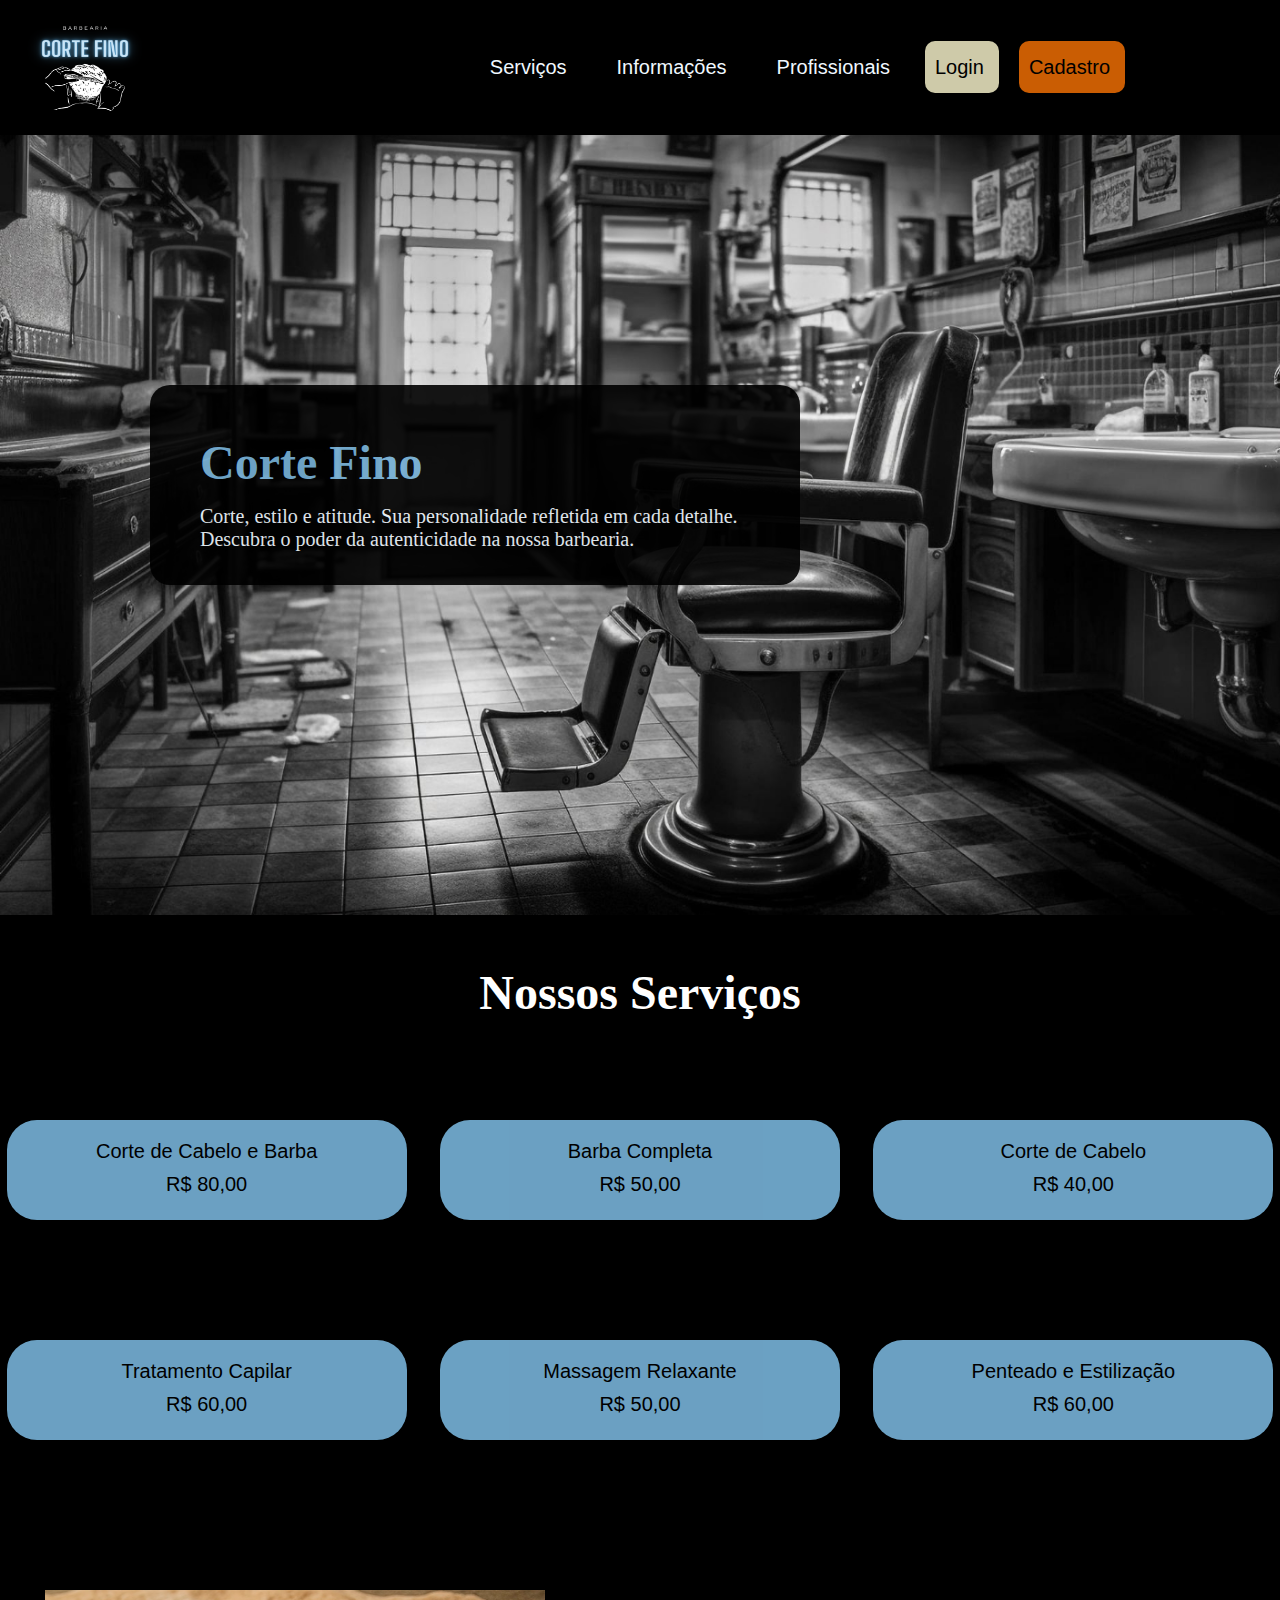
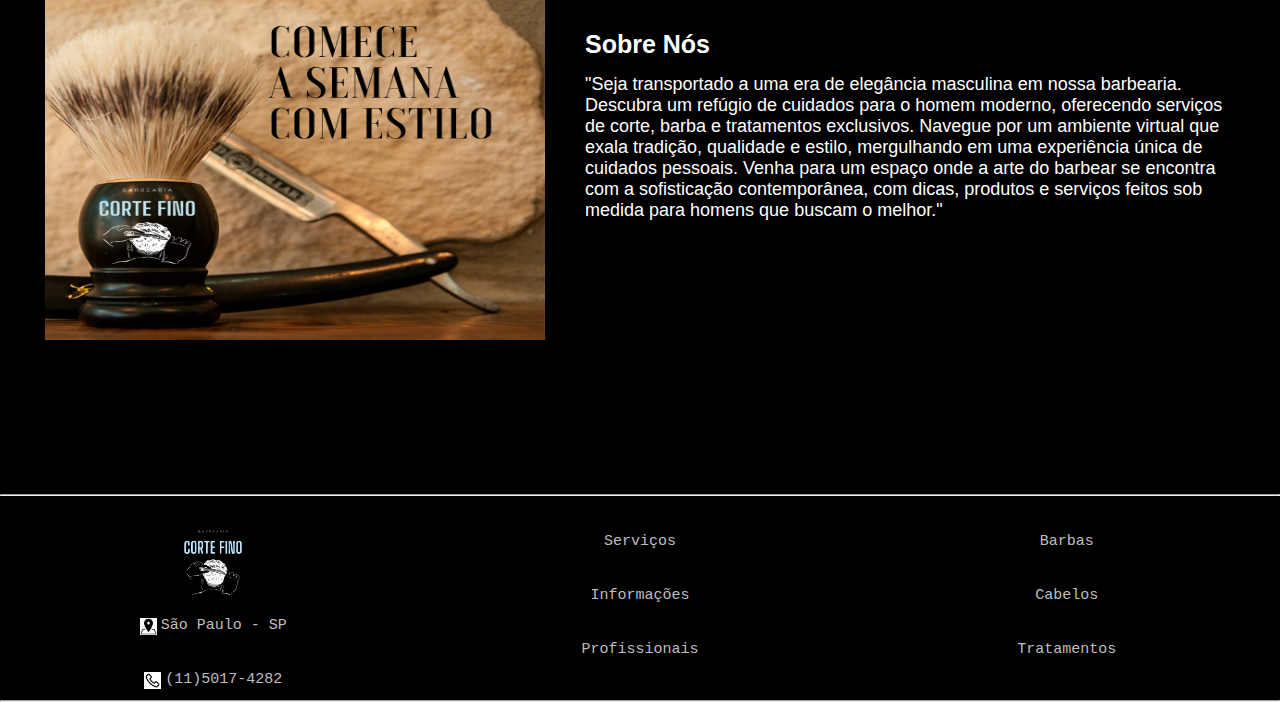
<file: Barbearia/Barbearia/index.html>
<!DOCTYPE html>
<html lang="pt-br">

<head>
    <meta charset="UTF-8">
    <meta name="viewport" content="width=device-width, initial-scale=1.0">
    <link rel="icon" type="image/png" sizes="32x32" href="img/favicon-32x32.png">
    <link rel="stylesheet" href="css/style.css">
    <title>Corte Fino | Barbearia</title>
</head>

<body>
    <header>
        <div class="logo_div">
            <a href="#"><img class="logo" src="img/logo.png" alt="Logo"></a>
        </div>
        <nav>
            <div class="menu">
                <ul class="links">
                    <li> <a href="#">Serviços</a></li>
                    <li> <a href="#">Informações</a></li>
                    <li> <a href="#">Profissionais</a></li>
                    <li> <a class="btn_login" href="#">Login</a></li>
                    <li> <a class="btn_cad" href="#">Cadastro</a></li>
                </ul>
            </div>
        </nav>
    </header>
    <main>
        <section class="container">
            <div class="card">
                <div class="frase_div">
                    <h1 class="titulo"> Corte Fino </h1>
                    <p class="frase">
                        Corte, estilo e atitude. Sua personalidade refletida em cada detalhe.
                        Descubra o poder da autenticidade na nossa barbearia.
                    </p>
                </div>
            </div>
            </div>
        </section>
    </main>
    <h1 class="titulo_servicos">
        Nossos Serviços
    </h1>
    <section class="container_card">
        <div class="card_servicos">
            <div class="sub_servicos">
                <p>Corte de Cabelo e Barba</p>
                <div class="desc_servicos">
                    R$ 80,00
                </div>
            </div>
        </div>

        <div class="card_servicos">
            <div class="sub_servicos">
                <p>Barba Completa</p>
                <div class="desc_servicos">
                    R$ 50,00
                </div>
            </div>
        </div>

        <div class="card_servicos">
            <div class="sub_servicos">
                <p>Corte de Cabelo</p>
                <div class="desc_servicos">
                    R$ 40,00
                </div>
            </div>
        </div>

        <div class="card_servicos">
            <div class="sub_servicos">
                <p>Tratamento Capilar</p>
                <div class="desc_servicos">
                    R$ 60,00
                </div>
            </div>
        </div>

        <div class="card_servicos">
            <div class="sub_servicos">
                <p>Massagem Relaxante</p>
                <div class="desc_servicos">
                    R$ 50,00
                </div>
            </div>
        </div>

        <div class="card_servicos">
            <div class="sub_servicos">
                <p>Penteado e Estilização</p>
                <div class="desc_servicos">
                    R$ 60,00
                </div>
            </div>
        </div>
        </div>
    </section>
    <section class="sobre">
        <div class="img_sobre">
            <img src="img/banner.png" alt="Banner Barbearia">
        </div>
        <div class="titulo_sobre">
            <h3>Sobre Nós</h3>
            <p>"Seja transportado a uma era de elegância masculina em nossa barbearia.
                Descubra um refúgio de cuidados para o homem moderno, oferecendo serviços de corte,
                barba e tratamentos exclusivos. Navegue por um ambiente virtual que exala tradição,
                qualidade e estilo, mergulhando em uma experiência única de cuidados pessoais. Venha
                para um espaço onde a arte do barbear se encontra com a sofisticação contemporânea,
                com dicas, produtos e serviços feitos sob medida para homens que buscam o melhor."</p>
        </div>
    </section>
    <hr>
    <footer>
        <div class="div_lista1">
            <ul class="lista_1">
                <li>
                    <img class="logo_footer" src="img/logo_footer.png">
                </li>
                <li>
                    <img class="img_endereco" src="img/img_endereco.jpeg">
                    <a class="endereco" href="#">São Paulo - SP</a>
                </li>
                <li>
                    <img class="img_contato" src="img/img_telefone.jpeg">                   
                    <a class="contato">(11)5017-4282</a>
                </li>
            </ul>
        </div>
        <div class="div_lista2">
            <ul class="lista_2">
                <li>
                    <a href="#">Serviços</a>
                </li>
                <li>
                    <a href="#">Informações</a>
                </li>
                <li>
                    <a href="#">Profissionais</a>
                </li>
            </ul>
        </div>
        <div class="div_lista3">
            <ul class="lista_3">
                <li>
                    <a href="#">Barbas</a>
                </li>
                <li>
                    <a href="#">Cabelos</a>
                </li>
                <li>
                    <a href="#">Tratamentos</a>
                </li>
            </ul>
        </div>
    </footer>
       <hr>

</body>
</file>
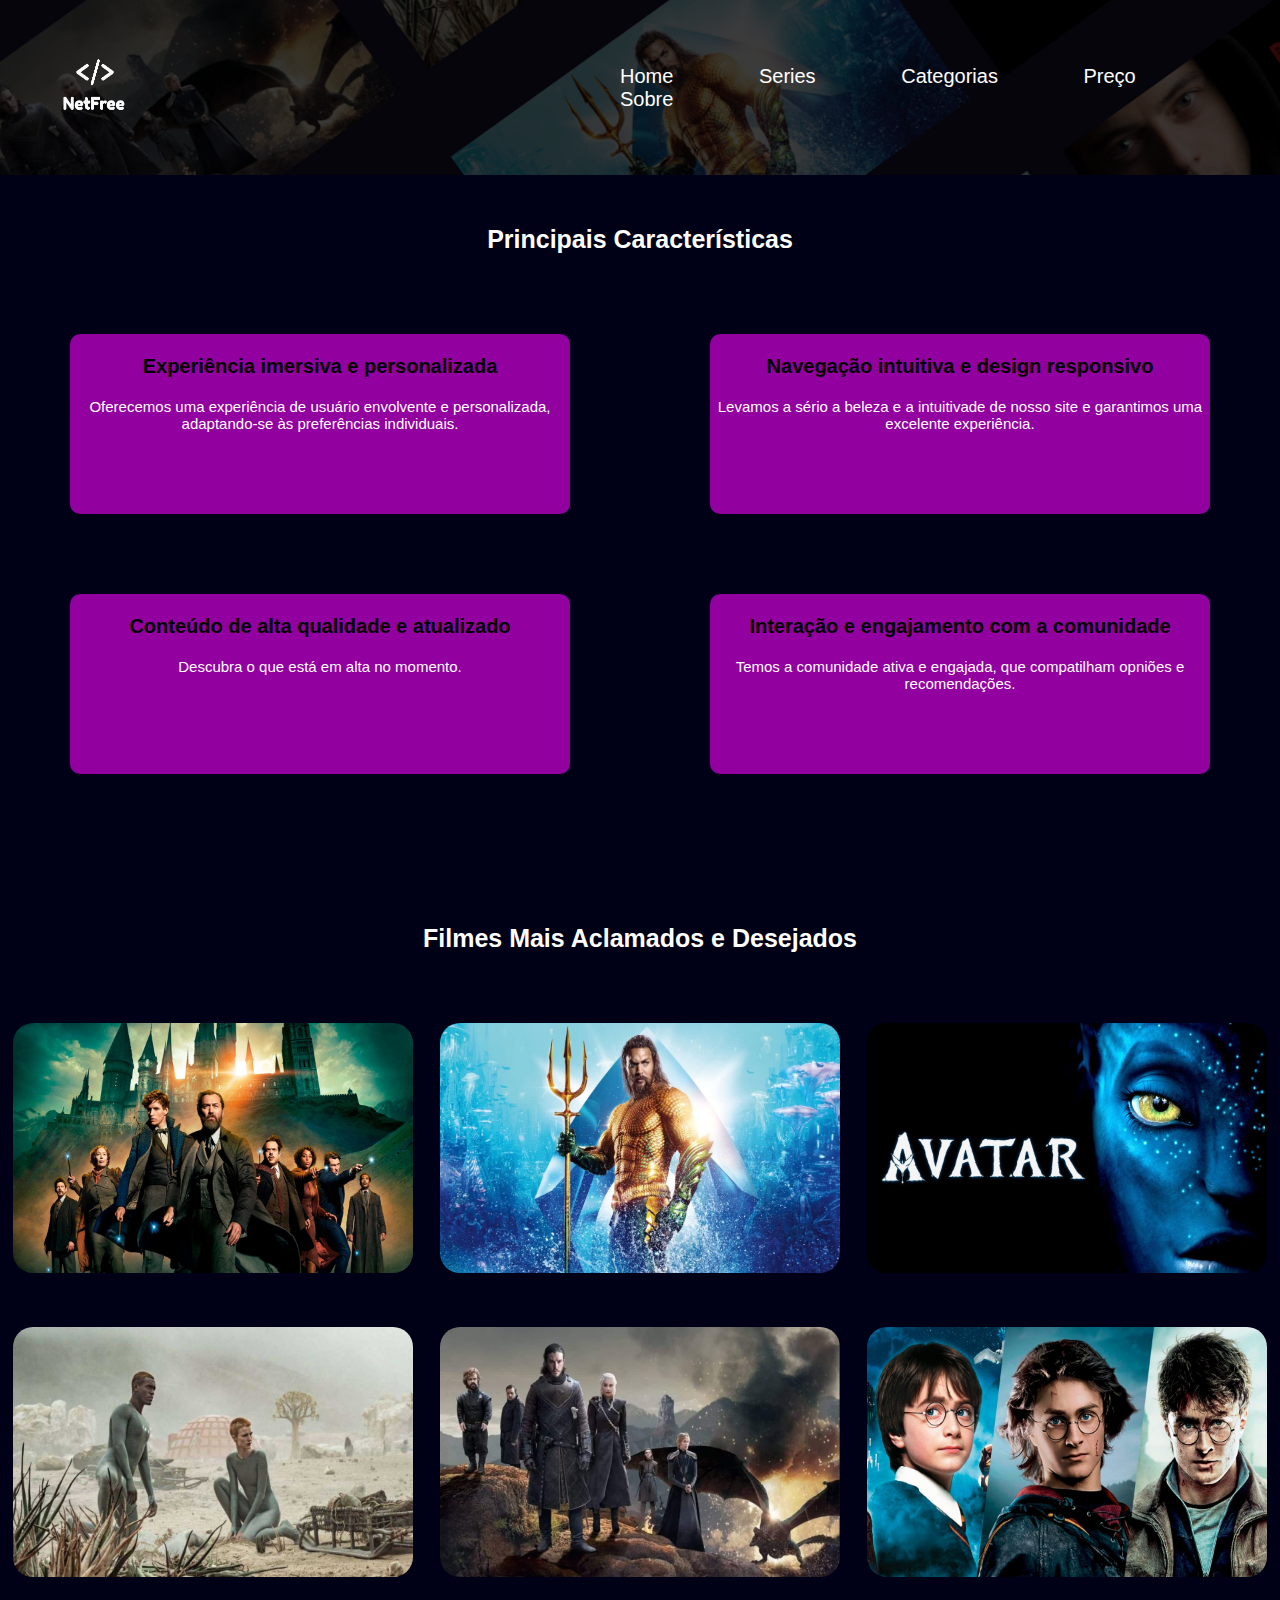
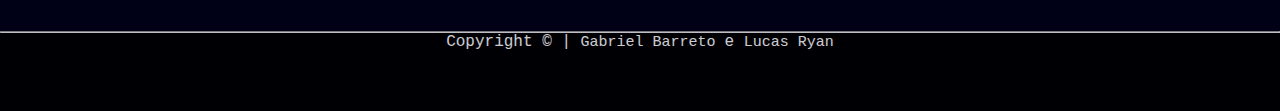
<file: NetFree/NetFree/index.html>
<!DOCTYPE html>
<html lang="pt_Br">

<head>
    <meta charset="UTF-8">
    <meta name="viewport" content="width=device-width, initial-scale=1.0">
    <title>NetFree</title>
    <link rel="stylesheet" href="css/style.css">
    <link rel="stylesheet" href="css/header.css">
    <link rel="icon" type="image/png" sizes="32x32" href="img/logo32x.png">
</head>

<body>
    <div class="container">
        <header>
            <nav>
                <div class="logo_div">
                    <img class="logo" src="img/logo.png" alt="Logo">
                </div>
                <div class="menu">
                    <a href="#">Home</a>
                    <a href="#">Series</a>
                    <a href="#">Categorias</a>
                    <a href="#">Preço</a>
                    <a href="#">Sobre</a>
                </div>
            </nav>
        </header>
        <main>
            <h3 class="caracteristicas">Principais Características</h3>
            <section class="categorias_titulo">
                <div class="card_caracteristicas">
                    <div class="caracteristicas_bloco">
                        <h4>Experiência imersiva e personalizada</h4>
                        <p>Oferecemos uma experiência de usuário envolvente e personalizada,
                            adaptando-se às preferências individuais.
                        </p>
                    </div>
                </div>
                <div class="card_caracteristicas">
                    <div class="caracteristicas_bloco">
                        <h4>Navegação intuitiva e design responsivo</h4>
                        <p>Levamos a sério a beleza e a intuitivade de nosso site e
                            garantimos uma excelente experiência.
                        </p>
                    </div>
                </div>
                <div class="card_caracteristicas">
                    <div class="caracteristicas_bloco">
                        <h4>Conteúdo de alta qualidade e atualizado</h4>
                        <p>Descubra o que está em alta no momento.</p>
                    </div>
                </div>
                <div class="card_caracteristicas">
                    <div class="caracteristicas_bloco">
                        <h4>Interação e engajamento com a comunidade</h4>
                        <p>Temos a comunidade ativa e engajada, que compatilham
                            opniões e recomendações.
                        </p>
                    </div>
                </div>
            </section>
             <section class="carrossel">
        <div class="titulo_carrossel">
            <h3 class="caracteristicas">
                Filmes Mais Aclamados e Desejados
            </h3>
        </div>
        <div class="container_carrossel">
            <div class="card_carrossel">
                <div class="imagens_carrossel">
                    <img src="img/animais.png">
                </div>
            </div>
            <div class="card_carrossel">
                <div class="imagens_carrossel">
                    <img src="img/aquaman.png">
                </div>
            </div>
            <div class="card_carrossel">
                <div class="imagens_carrossel">
                    <img src="img/avatar.png">
                </div>
            </div>
            <div class="card_carrossel">
                <div class="imagens_carrossel">
                    <img src="img/duna.png">
                </div>
            </div>
            <div class="card_carrossel">
                <div class="imagens_carrossel">
                    <img src="img/gameof.png">
                </div>
            </div>
            <div class="card_carrossel">
                <div class="imagens_carrossel">
                    <img src="img/harry.png">
                </div>
            </div>
        </div>
    </section>
        </main>
        <footer>
            <hr>
            <span>Copyright &copy; | 
                <a href="https://github.com/Barreto0620" target="_blank">Gabriel Barreto </a> e <a href="https://github.com/Lusxka" target="_blank"> Lucas Ryan</a></span>          
        </footer>
            
        
</body>

</html>
</file>
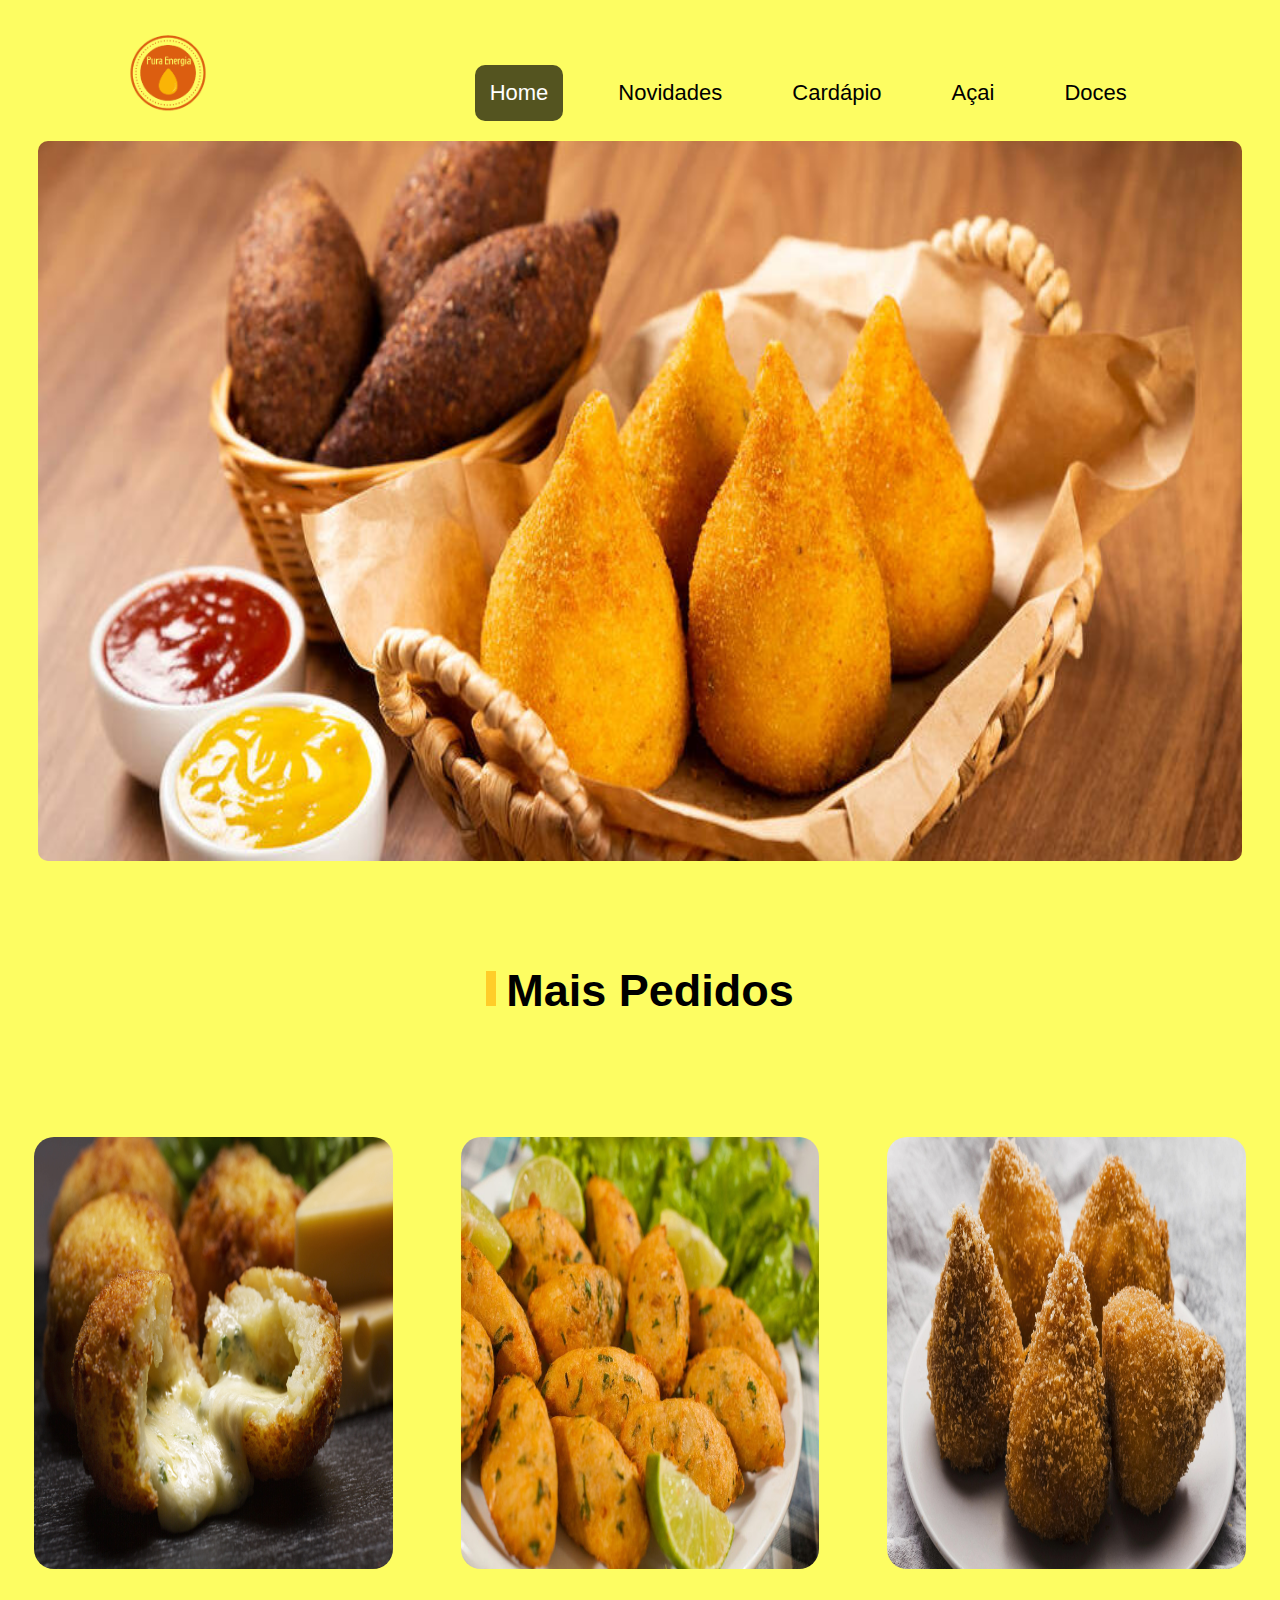
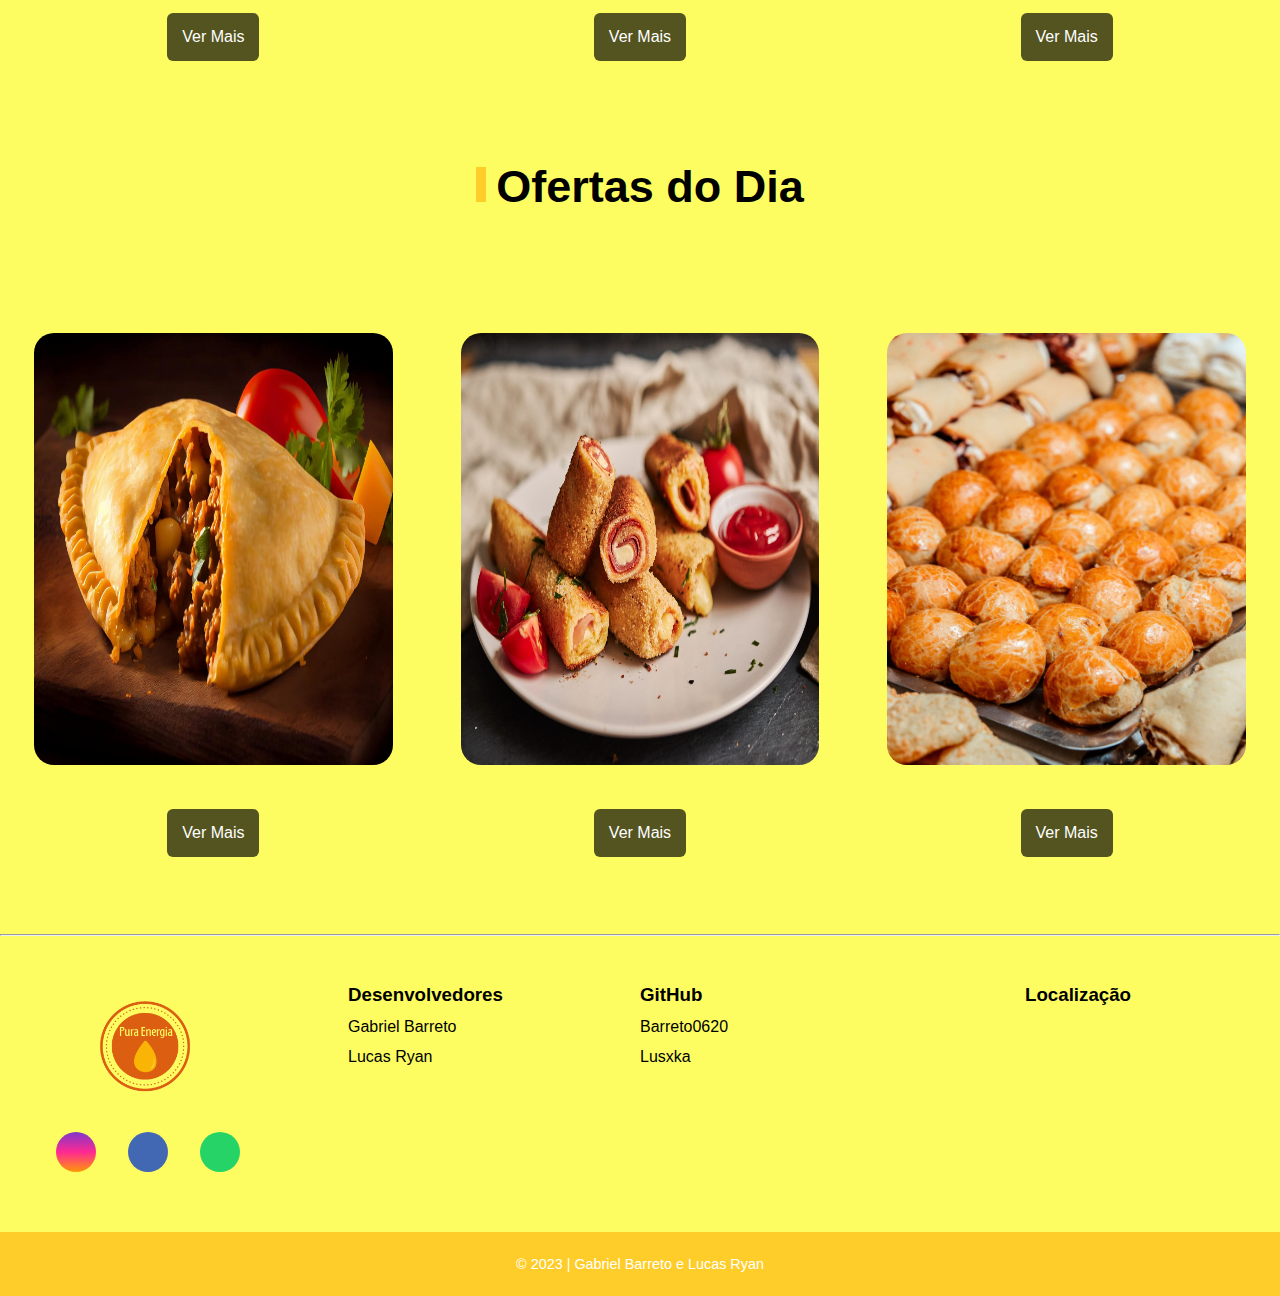
<file: Web_acai/Site - Açaí/Pura_Energia/salgados.html>
<!DOCTYPE html>
<html lang="pt-br">

<head>
    <meta charset="UTF-8">
    <meta name="viewport" content="width=device-width, initial-scale=1.0">
    <link rel="stylesheet" href="https://cdnjs.cloudflare.com/ajax/libs/font-awesome/6.4.2/css/all.min.css"
    integrity="sha512-z3gLpd7yknf1YoNbCzqRKc4qyor8gaKU1qmn+CShxbuBusANI9QpRohGBreCFkKxLhei6S9CQXFEbbKuqLg0DA=="
    crossorigin="anonymous" referrerpolicy="no-referrer" />
    <link rel="stylesheet" href="css/salgados.css">
    <link rel="icon" type="image/png" sizes="32x32" href="img/salgados/favicon_salgado.png">
    <title>Pura Energia | Salgados de Excelência !</title>
</head>

<body>
    <header>
        <img class="logo" src="img/salgados/logo_salgado.png" alt="Foto da logo de Salgado">
        <nav>
            <ul class="menu">
                <li>
                    <a href="#"><button class="button_home1">Home</button></a>
                </li>
                <li>
                    <a href="./novidades/novidades_salgados.html"><button class="button_home">Novidades</button></a>
                </li>
                <li>
                    <a href="./cardapio/cardapio_salgados.html"><button class="button_home">Cardápio</button></a>
                </li>
                <li>
                    <a href="index.html"><button class="button_acai">Açai</button></a>
                </li>
                <li>
                    <a href="doces.html"><button class="button_doces">Doces</button></a>
                </li>
            </ul>
        </nav>
    </header>
    <main>
        <div class="banner">
            <img class="img-banner" src="img/salgados/banner_salgado.jpg" alt="Coxinhas e Kibes">
        </div>
        <section class="section_novidades">
            <h2 class="underline">Mais Pedidos</h2>
            <div class="div_novidades">
                <ul>
                    <li>
                        <img src="img/salgados/salgado_1.jpg" alt="Bolinho de Queijo">
                    </li>
                    <li>
                        <a href="#"><button class="button_mais">Ver Mais</button></a>
                    </li>
                </ul>
                <ul>
                    <li>
                        <img src="img/salgados/salgado_2.jpg" alt="Bolinho de Bacalhau">
                    </li>
                    <li>
                        <a href="#"><button class="button_mais">Ver Mais</button></a>
                    </li>
                </ul>
                <ul>
                    <li>
                        <img src="img/salgados/salgado_3.jpg" alt="Coxinha de Frango">
                    </li>
                    <li>
                        <a href="#"><button class="button_mais">Ver Mais</button></a>
                    </li>
                </ul>
            </div>
        </section>
        <section class="section_hall">
            <h2 class="underline">Ofertas do Dia</h2>
            <div class="div_hall">
                <ul>
                    <li>
                        <img src="img/salgados/salgado_4.jpg" alt="Pastel de Carne">
                    </li>
                    <li>
                        <a href="#"><button class="button_mais">Ver Mais</button></a>
                    </li>
                </ul>
                <ul>
                    <li>
                        <img src="img/salgados/salgado_5.jpg" alt="Enroladinho de Presunto e Queijo">
                    </li>
                    <li>
                        <a href="#"><button class="button_mais">Ver Mais</button></a>
                    </li>
                </ul>
                <ul>
                    <li>
                        <img src="img/salgados/salgado_6.jpg" alt="Empada de Frango">
                    </li>
                    <li>
                        <a href="#"><button class="button_mais">Ver Mais</button></a>
                    </li>
                </ul>
            </div>
        </section>
    </main>
    <hr>
    <footer>
        <div class="conteudo_footer">
            <div class="contatos_footer">
                <img src="img/salgados/logo_salgado.png" alt="logo da Loja de Salgado">
                <div class="social_media">
                    <a href="https://www.instagram.com/" target="_blank" class="footer-link" id="instagram">
                        <i class="fa-brands fa-instagram"></i>
                    </a>

                    <a href="https://www.facebook.com/" target="_blank" class="footer-link" id="facebook">
                        <i class="fa-brands fa-facebook-f"></i>
                    </a>

                    <a href="https://wa.me/5511958431653" target="_blank" class="footer-link" id="whatsapp">
                        <i class="fa-brands fa-whatsapp"></i>
                    </a>
                </div>
            </div>

            <ul class="footer-list">
                <li>
                    <h3>Desenvolvedores</h3>
                </li>
                <li>
                    <a class="footer-link">Gabriel Barreto</a>
                </li>
                <li>
                    <a class="footer-link">Lucas Ryan</a>
                </li>
            </ul>

            <ul class="footer-list">
                <li>
                    <h3>GitHub</h3>
                </li>
                <li>
                    <a href="https://github.com/Barreto0620" class="footer-link" target="_blank">Barreto0620</a>
                </li>
                <li>
                    <a href="https://github.com/Lusxka" class="footer-link" target="_blank">Lusxka</a>
                </li>
            </ul>
            <div class="mapa">
                <h3>Localização</h3>
                <iframe
                    src="https://www.google.com/maps/embed?pb=!1m18!1m12!1m3!1d3653.820527654124!2d-46.59587952374944!3d-23.682375366051037!2m3!1f0!2f0!3f0!3m2!1i1024!2i768!4f13.1!3m3!1m2!1s0x94ce437e1ac779eb%3A0xc2a031c8ae51932a!2sAv.%20Pres.%20Juscelino%2C%20330%20-%20Campan%C3%A1rio%2C%20Diadema%20-%20SP%2C%2009950-370!5e0!3m2!1spt-BR!2sbr!4v1701045736429!5m2!1spt-BR!2sbr"
                    width="400" height="300" style="border:0;" allowfullscreen="" loading="lazy"
                    referrerpolicy="no-referrer-when-downgrade"></iframe>
            </div>
        </div>
        <div class="footer_copyright">
            &#169
            2023 | Gabriel Barreto e Lucas Ryan
        </div>
    </footer>

</body>

</html>
</file>
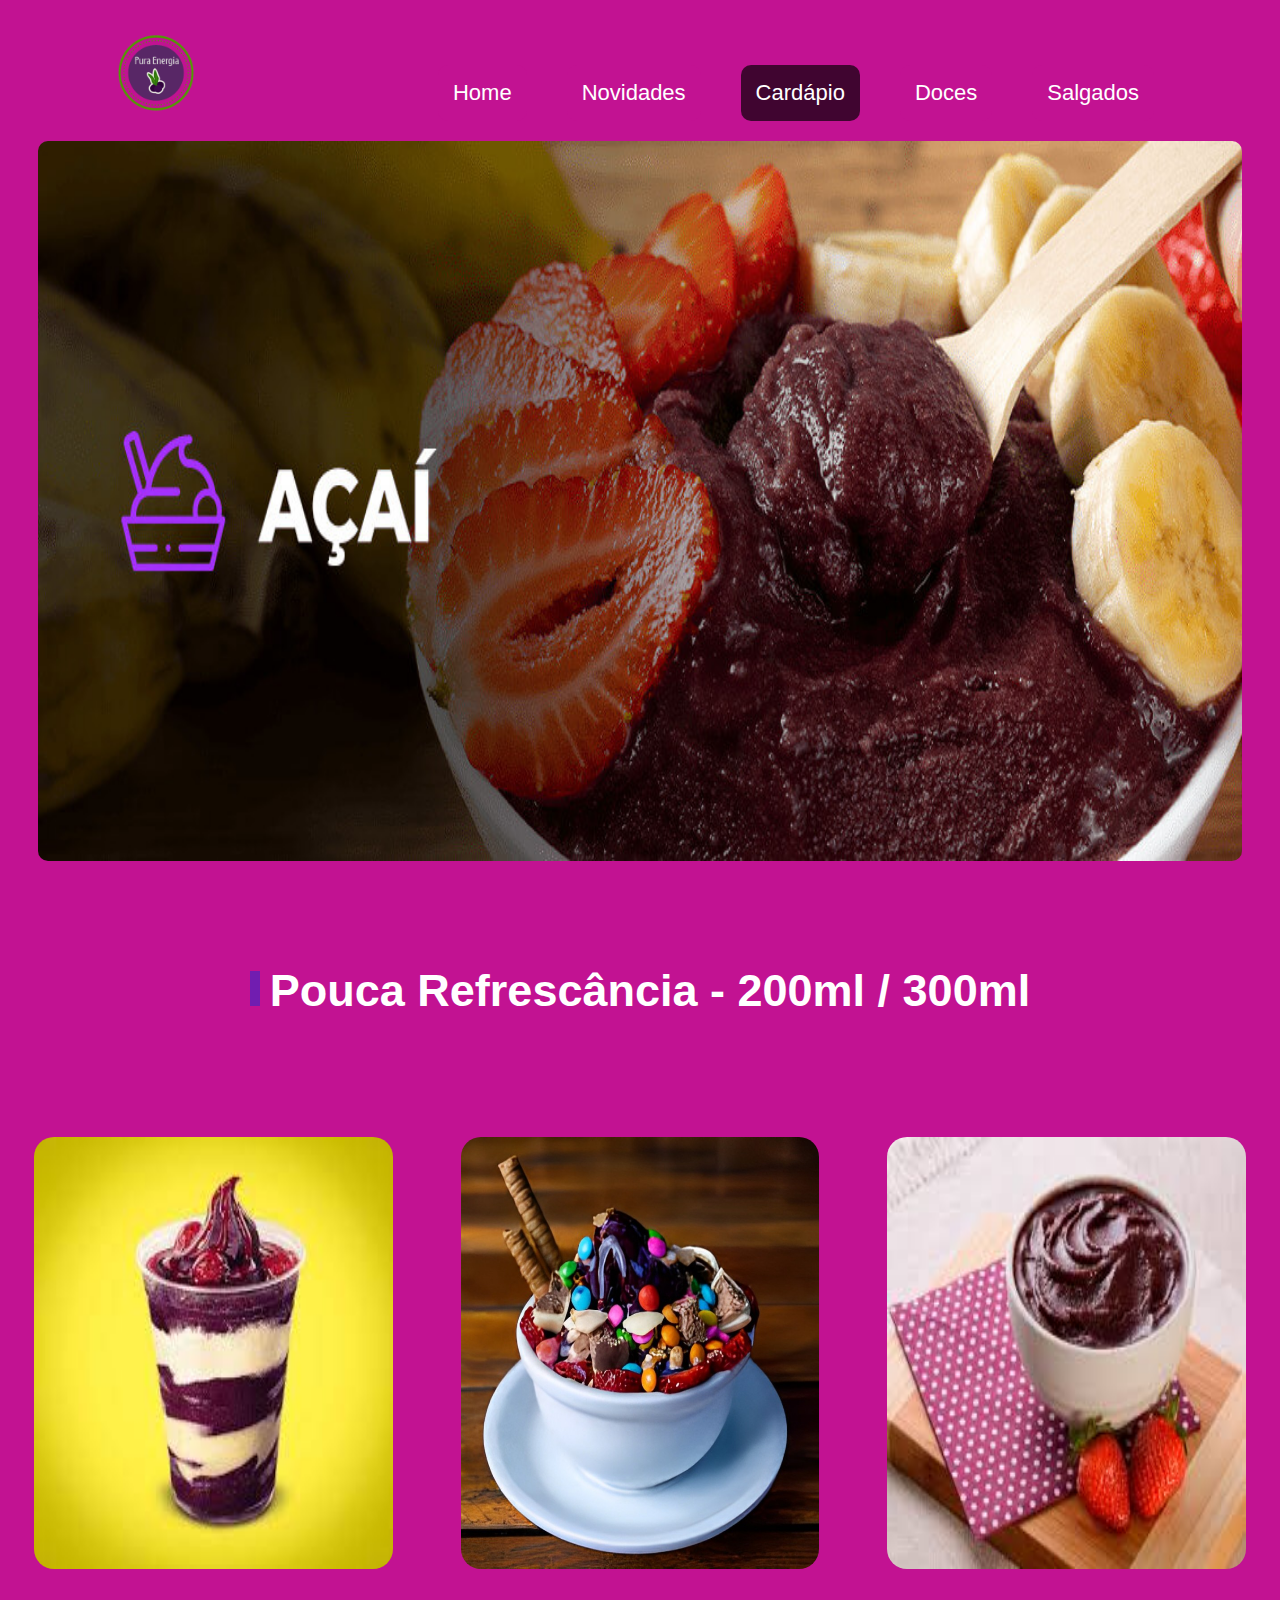
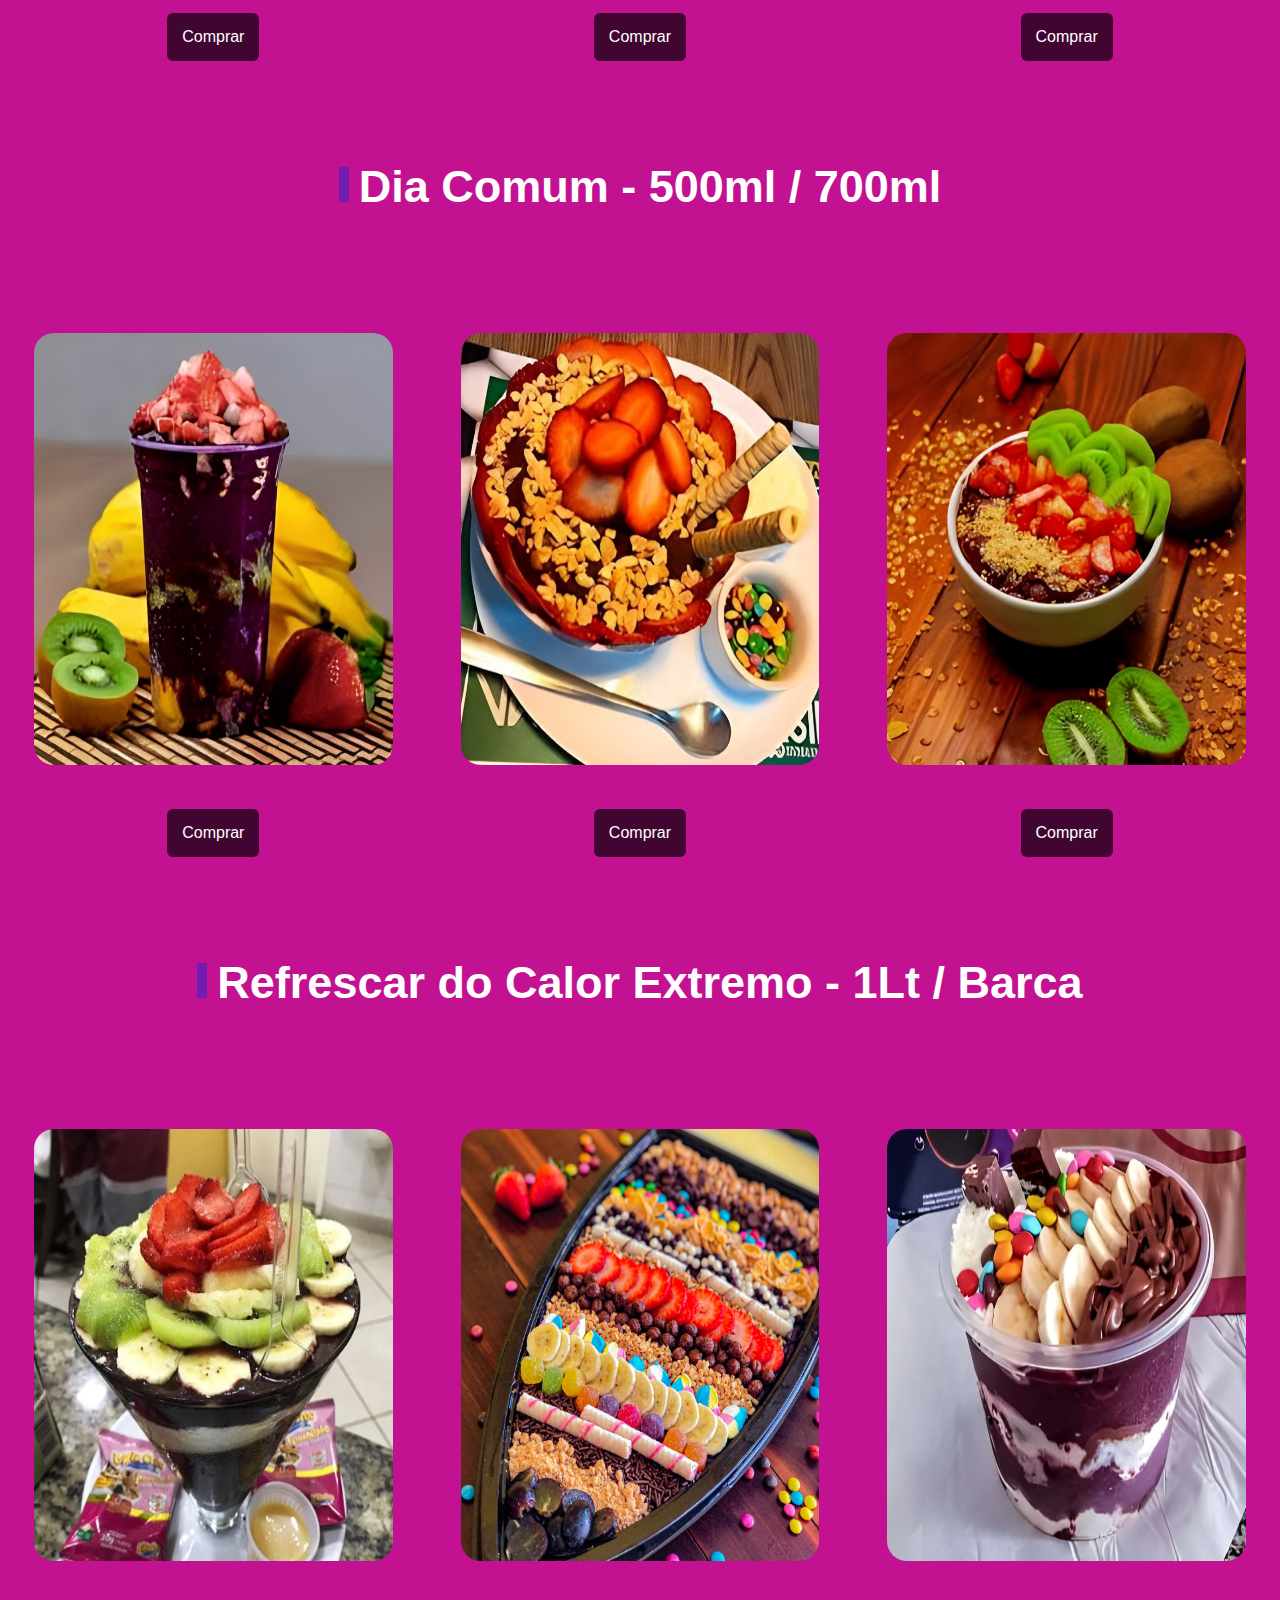
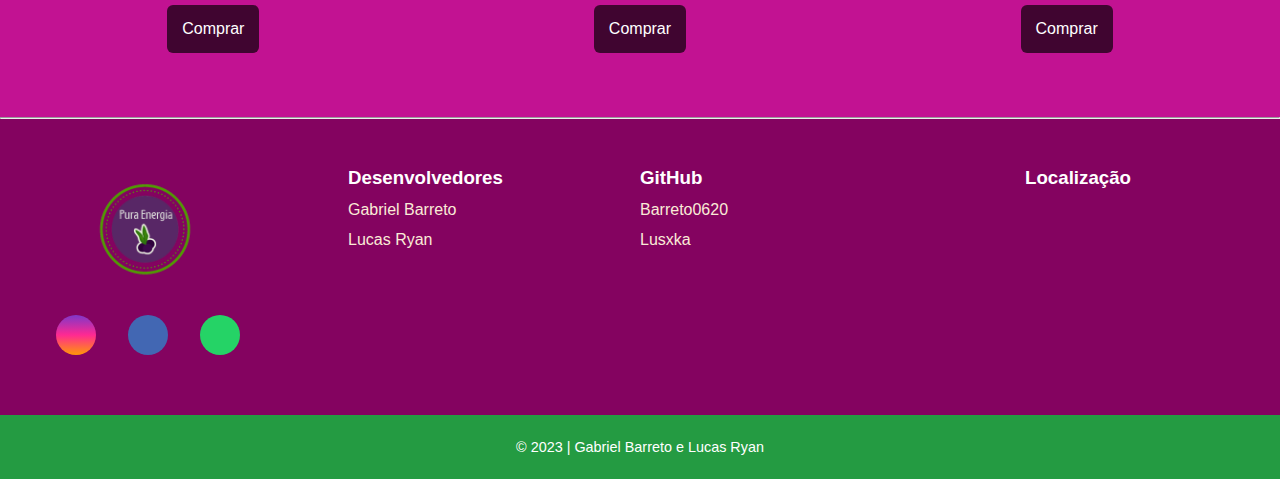
<file: Web_acai/Site - Açaí/Pura_Energia/cardapio/cardapio_acai.html>
<!DOCTYPE html>
<html lang="pt-br">

<head>
    <meta charset="UTF-8">
    <meta name="viewport" content="width=device-width, initial-scale=1.0">
    <link rel="stylesheet" href="https://cdnjs.cloudflare.com/ajax/libs/font-awesome/6.4.2/css/all.min.css"
        integrity="sha512-z3gLpd7yknf1YoNbCzqRKc4qyor8gaKU1qmn+CShxbuBusANI9QpRohGBreCFkKxLhei6S9CQXFEbbKuqLg0DA=="
        crossorigin="anonymous" referrerpolicy="no-referrer" />
    <link rel="stylesheet" href="../css/cardapio/cardapio_acai.css">
    <link rel="icon" type="image/png" sizes="32x32" href="../img/acai/favicon_acai.png">
    <title>Pura Energia | Cardápio do melhor Açai da Região !</title>
</head>

<body>
    <header>
        <img class="logo" src="../img/acai/logo_acai.png" alt="Foto da logo de Açai">
        <nav>
            <ul class="menu">
                <li>
                    <a href="../index.html"><button class="button_home">Home</button></a>
                </li>
                <li>
                    <a href="../novidades/novidades_acai.html"><button class="button_home">Novidades</button></a>
                </li>
                <li>
                    <a href="#"><button class="button_home1">Cardápio</button></a>
                </li>
                <li>
                    <a href="../doces.html"><button class="button_doces">Doces</button></a>
                </li>
                <li>
                    <a href="../salgados.html"><button class="button_salgados">Salgados</button></a>
                </li>
            </ul>
        </nav>
    </header>
    <main>
        <div class="banner">
            <img class="img-banner" src="../img/cardapio/acai/banner_cardapio.jpg" alt="Banner com Açai complemento de morango e banana">
        </div>
        <section class="section_novidades">
            <h2 class="underline">Pouca Refrescância - 200ml / 300ml</h2>
            <div class="div_novidades">
                <ul>
                    <li>
                        <img src="../img/cardapio/acai/cardapio_1.jpg" alt="Copo de 200ml de Açai com complemento de morango">
                    </li>
                    <li>
                        <a href="#"><button class="button_mais">Comprar</button></a>
                    </li>
                </ul>
                <ul>
                    <li>
                        <img src="../img/acai/acai_1.jpg" alt="Pote de 300ml de Açai com complementos diversos">
                    </li>
                    <li>
                        <a href="#"><button class="button_mais">Comprar</button></a>
                    </li>
                </ul>
                <ul>
                    <li>
                        <img src="../img/cardapio/acai/cardapio_3.jpg" alt="Pote de 300ml de Açai puro">
                    </li>
                    <li>
                        <a href="#"><button class="button_mais">Comprar</button></a>
                    </li>
                </ul>
            </div>
        </section>
        <section class="section_hall">
            <h2 class="underline">Dia Comum - 500ml / 700ml</h2>
            <div class="div_hall">
                <ul>
                    <li>
                        <img src="../img/cardapio/acai/cardapio_4.jpg" alt="Copo de 500ml de Açai com complemento de morango,banana e kiwi">
                    </li>
                    <li>
                        <a href="#"><button class="button_mais">Comprar</button></a>
                    </li>
                </ul>
                <ul>
                    <li>
                        <img src="../img/cardapio/acai/cardapio_5.jpg" alt="Pote de 700ml de Açai com complementos de morango e amendoim">
                    </li>
                    <li>
                        <a href="#"><button class="button_mais">Comprar</button></a>
                    </li>
                </ul>
                <ul>
                    <li>
                        <img src="../img/cardapio/acai/cardapio_6.jpg" alt="Pote de 700ml de Açai com complementos de morango,kiwi e sucrilhos">
                    </li>
                    <li>
                        <a href="#"><button class="button_mais">Comprar</button></a>
                    </li>
                </ul>
            </div>
        </section>
        <section class="section_novidades">
            <h2 class="underline">Refrescar do Calor Extremo - 1Lt / Barca</h2>
            <div class="div_novidades">
                <ul>
                    <li>
                        <img src="../img/cardapio/acai/cardapio_7.jpg" alt="Jarra de Açai de 1 litro com complementos de banana,kiwi,morango e sucrilhos">
                    </li>
                    <li>
                        <a href="#"><button class="button_mais">Comprar</button></a>
                    </li>
                </ul>
                <ul>
                    <li>
                        <img src="../img/acai/acai_2.jpg" alt="Barca de Açai com suplementos diversos">
                    </li>
                    <li>
                        <a href="#"><button class="button_mais">Comprar</button></a>
                    </li>
                </ul>
                <ul>
                    <li>
                        <img src="../img/cardapio/acai/cardapio_9.jpg" alt="Pote de Açai de 1 litro com complementos de morango,banana,nutella, leite em pó e biz">
                    </li>
                    <li>
                        <a href="#"><button class="button_mais">Comprar</button></a>
                    </li>
                </ul>
            </div>
        </section>
    </main>
    <hr>
    <footer>
        <div class="conteudo_footer">
            <div class="contatos_footer">
                <img src="../img/acai/logo_acai.png" alt="logo da Loja de Açai">
                <div class="social_media">
                    <a href="https://www.instagram.com/" target="_blank" class="footer-link" id="instagram">
                        <i class="fa-brands fa-instagram"></i>
                    </a>

                    <a href="https://www.facebook.com/" target="_blank" class="footer-link" id="facebook">
                        <i class="fa-brands fa-facebook-f"></i>
                    </a>

                    <a href="https://wa.me/5511958431653" target="_blank" class="footer-link" id="whatsapp">
                        <i class="fa-brands fa-whatsapp"></i>
                    </a>
                </div>
            </div>

            <ul class="footer-list">
                <li>
                    <h3>Desenvolvedores</h3>
                </li>
                <li>
                    <a class="footer-link">Gabriel Barreto</a>
                </li>
                <li>
                    <a class="footer-link">Lucas Ryan</a>
                </li>
            </ul>

            <ul class="footer-list">
                <li>
                    <h3>GitHub</h3>
                </li>
                <li>
                    <a href="https://github.com/Barreto0620" class="footer-link" target="_blank">Barreto0620</a>
                </li>
                <li>
                    <a href="https://github.com/Lusxka" class="footer-link" target="_blank">Lusxka</a>
                </li>
            </ul>
            <div class="mapa">
                <h3>Localização</h3>
                <iframe
                    src="https://www.google.com/maps/embed?pb=!1m18!1m12!1m3!1d3653.820527654124!2d-46.59587952374944!3d-23.682375366051037!2m3!1f0!2f0!3f0!3m2!1i1024!2i768!4f13.1!3m3!1m2!1s0x94ce437e1ac779eb%3A0xc2a031c8ae51932a!2sAv.%20Pres.%20Juscelino%2C%20330%20-%20Campan%C3%A1rio%2C%20Diadema%20-%20SP%2C%2009950-370!5e0!3m2!1spt-BR!2sbr!4v1701045736429!5m2!1spt-BR!2sbr"
                    width="400" height="300" style="border:0;" allowfullscreen="" loading="lazy"
                    referrerpolicy="no-referrer-when-downgrade"></iframe>
            </div>
        </div>
        <div class="footer_copyright">
            &#169
            2023 | Gabriel Barreto e Lucas Ryan
        </div>
    </footer>

</body>

</html>
</file>
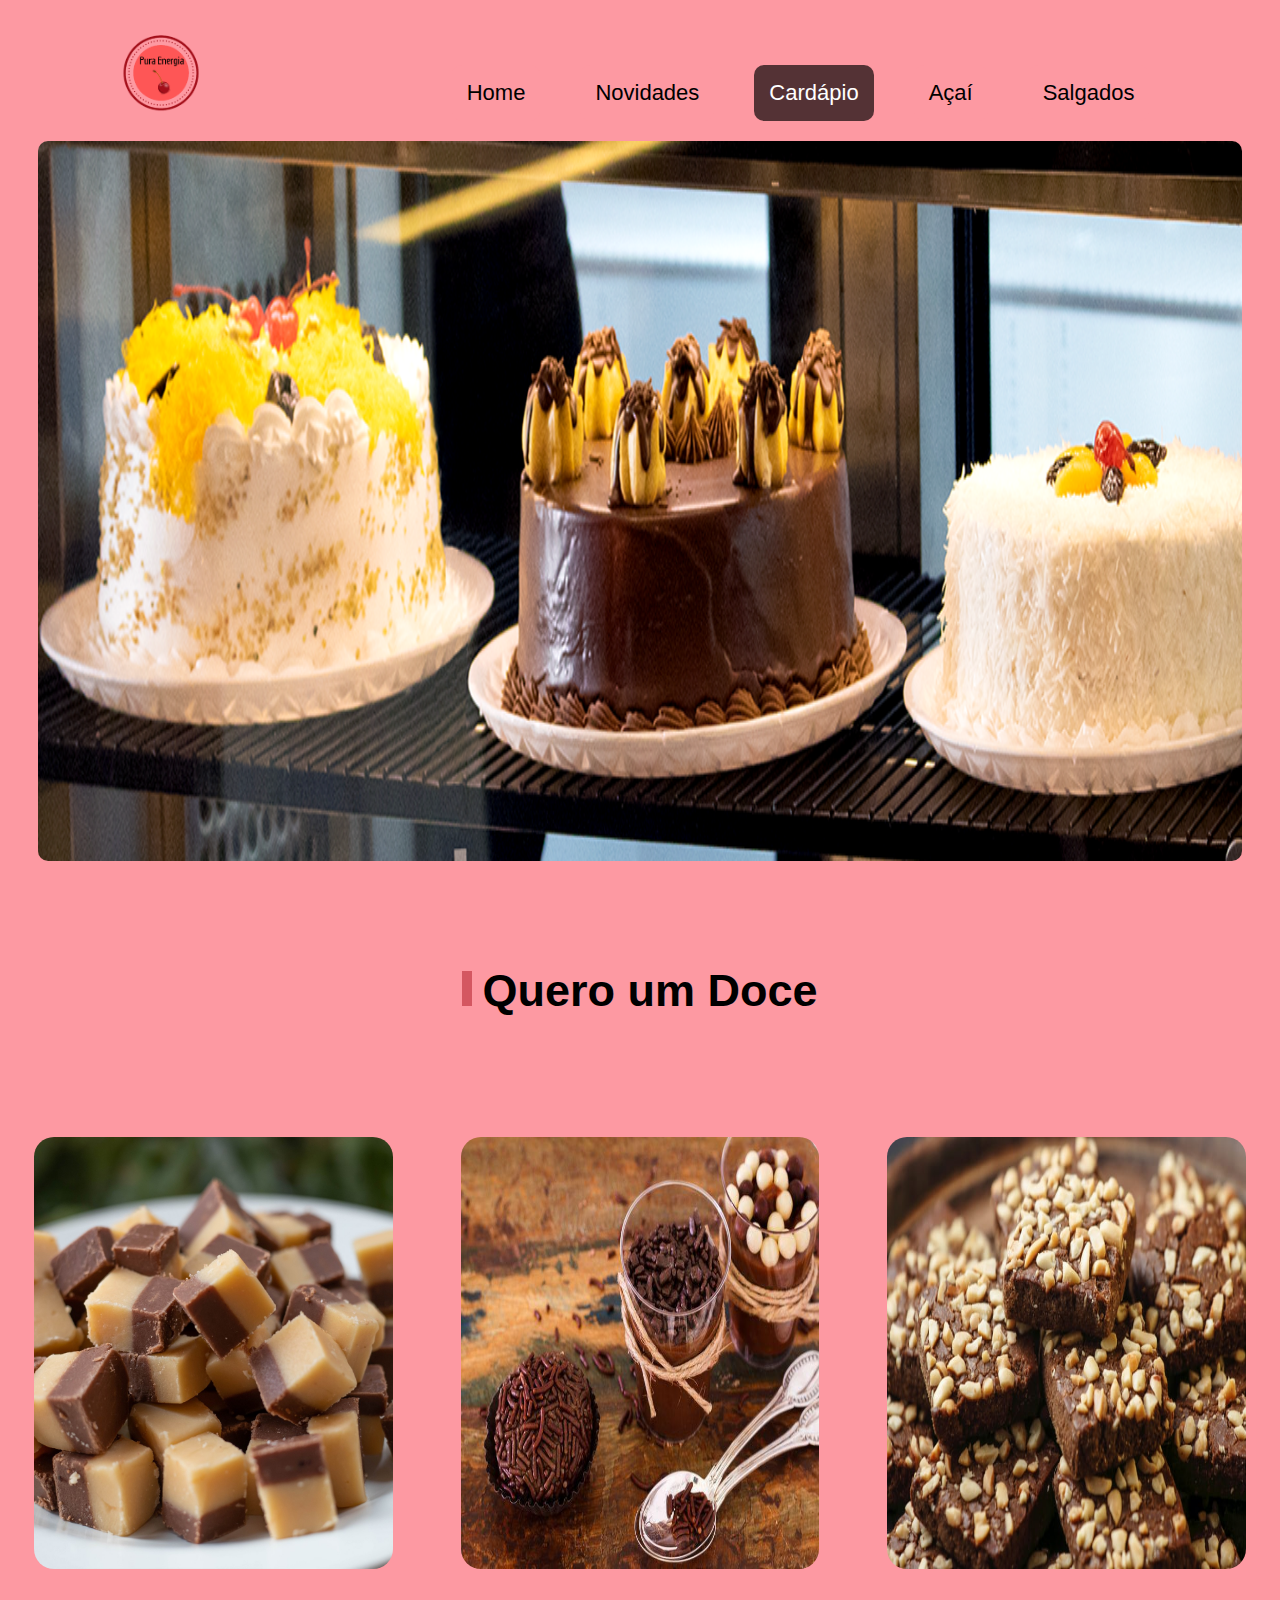
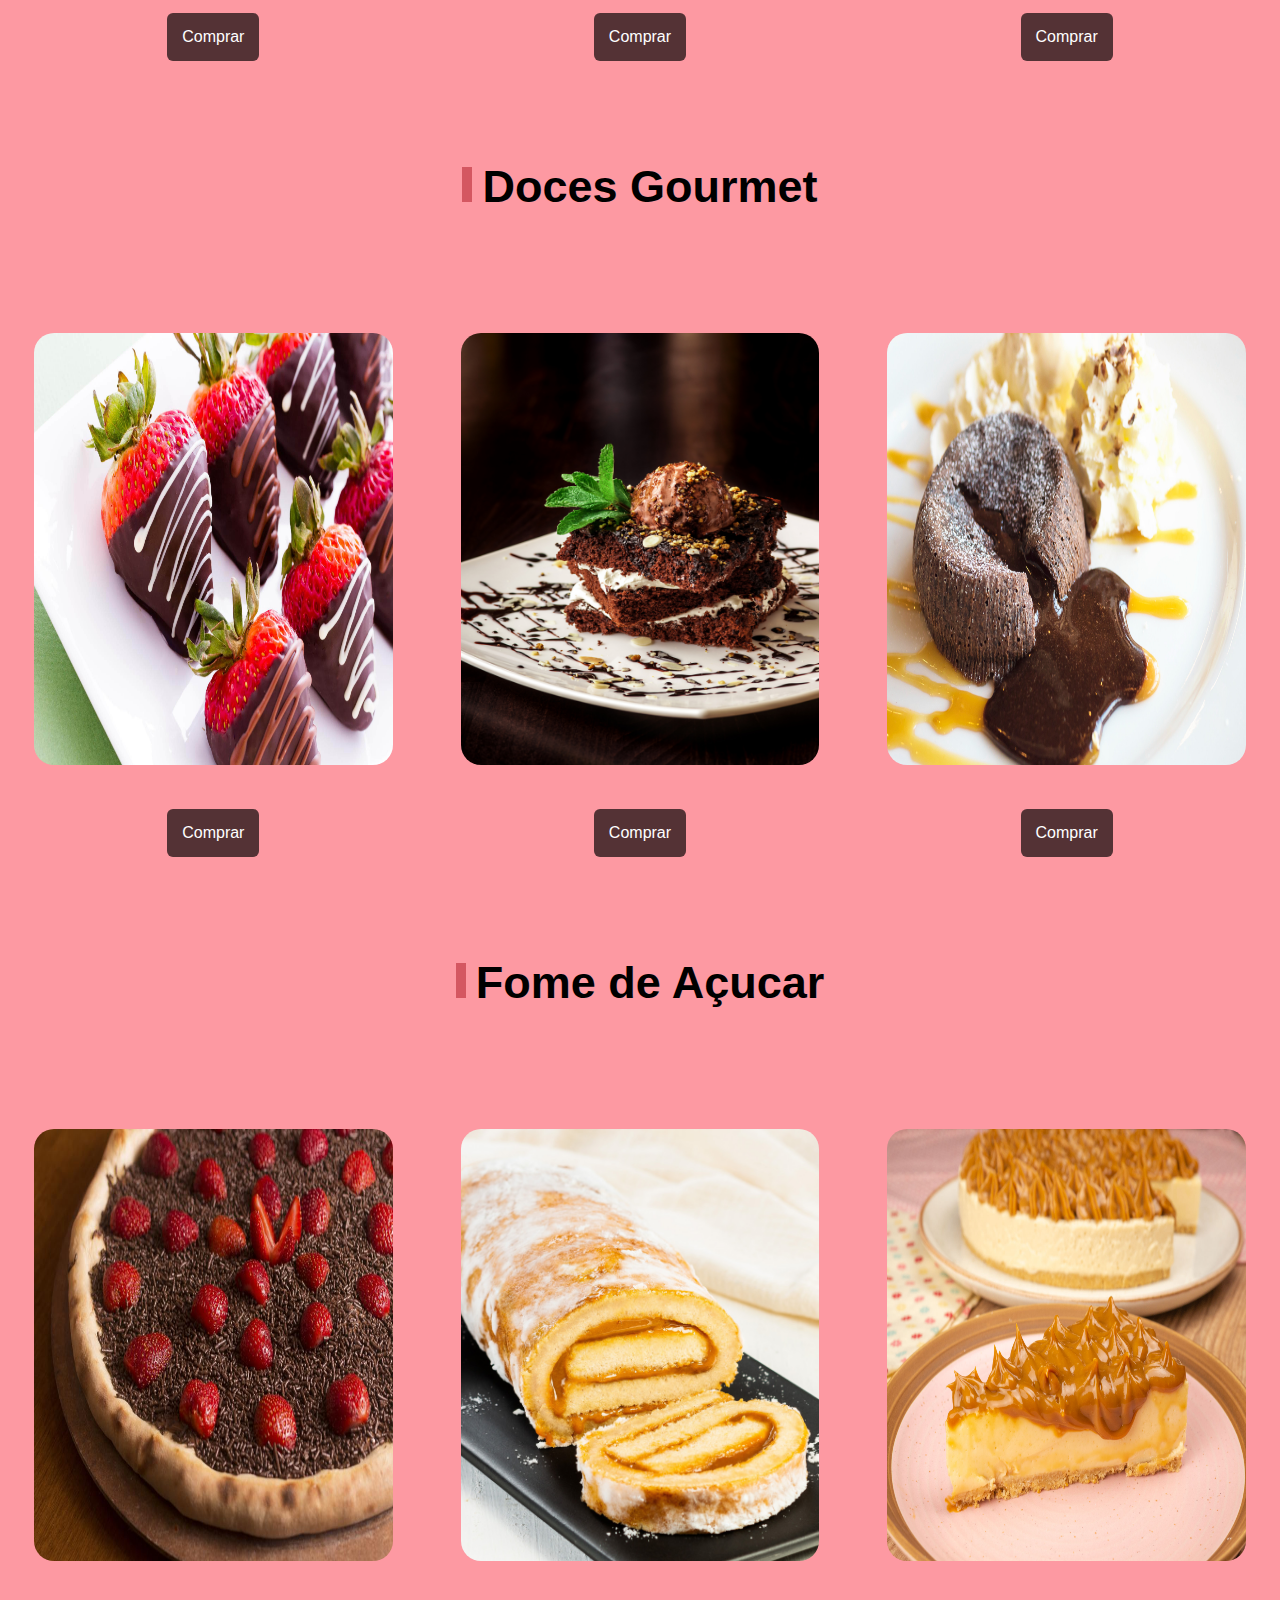
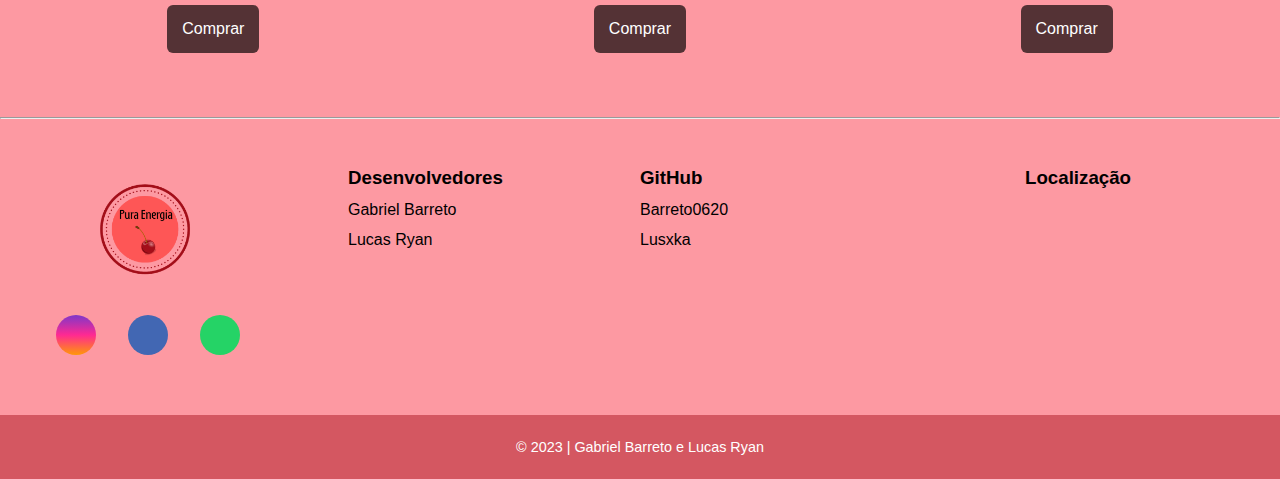
<file: Web_acai/Site - Açaí/Pura_Energia/cardapio/cardapio_doces.html>
<!DOCTYPE html>
<html lang="pt-br">

<head>
    <meta charset="UTF-8">
    <meta name="viewport" content="width=device-width, initial-scale=1.0">
    <link rel="stylesheet" href="https://cdnjs.cloudflare.com/ajax/libs/font-awesome/6.4.2/css/all.min.css"
        integrity="sha512-z3gLpd7yknf1YoNbCzqRKc4qyor8gaKU1qmn+CShxbuBusANI9QpRohGBreCFkKxLhei6S9CQXFEbbKuqLg0DA=="
        crossorigin="anonymous" referrerpolicy="no-referrer" />
    <link rel="stylesheet" href="../css/cardapio/cardapio_doces.css">
    <link rel="icon" type="image/png" sizes="32x32" href="../img/doces/favicon_doce.png">
    <title>Pura Energia | Adoce seu Paladar com nosso Cardápio !</title>
</head>

<body>
    <header>
        <img class="logo" src="../img/doces/logo_doce.png" alt="Foto da logo de Doces">
        <nav>
            <ul class="menu">
                <li>
                    <a href="../doces.html"><button class="button_home">Home</button></a>
                </li>
                <li>
                    <a href="../novidades/novidades_doces.html"><button class="button_home">Novidades</button></a>
                </li>
                <li>
                    <a href="#"><button class="button_home1">Cardápio</button></a>
                </li>
                <li>
                    <a href="../index.html"><button class="button_acai">Açaí</button></a>
                </li>
                <li>
                    <a href="../salgados.html"><button class="button_salgados">Salgados</button></a>
                </li>
            </ul>
        </nav>
    </header>
    <main>
        <div class="banner">
            <img class="img-banner" src="../img/cardapio/doces/banner_cardapio.png" alt="Três bolos grandes recheados">
        </div>
        <section class="section_novidades">
            <h2 class="underline">Quero um Doce</h2>
            <div class="div_novidades">
                <ul>
                    <li>
                        <img src="../img/cardapio/doces/cardapio_1.jpg" alt="Doce de Leite com Chocolate">
                    </li>
                    <li>
                        <a href="#"><button class="button_mais">Comprar</button></a>
                    </li>
                </ul>
                <ul>
                    <li>
                        <img src="../img/cardapio/doces/cardapio_2.jpg" alt="Doce de Colher sabor Chocolate">
                    </li>
                    <li>
                        <a href="#"><button class="button_mais">Comprar</button></a>
                    </li>
                </ul>
                <ul>
                    <li>
                        <img src="../img/cardapio/doces/cardapio_3.jpg" alt="Brownie">
                    </li>
                    <li>
                        <a href="#"><button class="button_mais">Comprar</button></a>
                    </li>
                </ul>
            </div>
        </section>
        <section class="section_hall">
            <h2 class="underline">Doces Gourmet</h2>
            <div class="div_hall">
                <ul>
                    <li>
                        <img src="../img/cardapio/doces/cardapio_4.jpg" alt="Morango com cobertura de Chocolate">
                    </li>
                    <li>
                        <a href="#"><button class="button_mais">Comprar</button></a>
                    </li>
                </ul>
                <ul>
                    <li>
                        <img src="../img/cardapio/doces/cardapio_5.jpg" alt="Brownie de chocolate com uma bola de sorvete">
                    </li>
                    <li>
                        <a href="#"><button class="button_mais">Comprar</button></a>
                    </li>
                </ul>
                <ul>
                    <li>
                        <img src="../img/cardapio/doces/cardapio_6.jpg" alt="Petit Gateau com sorvete">
                    </li>
                    <li>
                        <a href="#"><button class="button_mais">Comprar</button></a>
                    </li>
                </ul>
            </div>
        </section>
        <section class="section_novidades">
            <h2 class="underline">Fome de Açucar</h2>
            <div class="div_novidades">
                <ul>
                    <li>
                        <img src="../img/cardapio/doces/cardapio_7.jpg" alt="Pizza doce com sabor de chocolate e morango">
                    </li>
                    <li>
                        <a href="#"><button class="button_mais">Comprar</button></a>
                    </li>
                </ul>
                <ul>
                    <li>
                        <img src="../img/cardapio/doces/cardapio_8.jpg" alt="Rocambole de Doce de Leite">
                    </li>
                    <li>
                        <a href="#"><button class="button_mais">Comprar</button></a>
                    </li>
                </ul>
                <ul>
                    <li>
                        <img src="../img/cardapio/doces/cardapio_9.jpg" alt="Pudim com Recheio de Doce de Leite">
                    </li>
                    <li>
                        <a href="#"><button class="button_mais">Comprar</button></a>
                    </li>
                </ul>
            </div>
        </section>
    </main>
    <hr>
    <footer>
        <div class="conteudo_footer">
            <div class="contatos_footer">
                <img src="../img/doces/logo_doce.png" alt="logo da Loja de Doces">
                <div class="social_media">
                    <a href="https://www.instagram.com/" target="_blank" class="footer-link" id="instagram">
                        <i class="fa-brands fa-instagram"></i>
                    </a>

                    <a href="https://www.facebook.com/" target="_blank" class="footer-link" id="facebook">
                        <i class="fa-brands fa-facebook-f"></i>
                    </a>

                    <a href="https://wa.me/5511958431653" target="_blank" class="footer-link" id="whatsapp">
                        <i class="fa-brands fa-whatsapp"></i>
                    </a>
                </div>
            </div>

            <ul class="footer-list">
                <li>
                    <h3>Desenvolvedores</h3>
                </li>
                <li>
                    <a class="footer-link">Gabriel Barreto</a>
                </li>
                <li>
                    <a class="footer-link">Lucas Ryan</a>
                </li>
            </ul>

            <ul class="footer-list">
                <li>
                    <h3>GitHub</h3>
                </li>
                <li>
                    <a href="https://github.com/Barreto0620" class="footer-link" target="_blank">Barreto0620</a>
                </li>
                <li>
                    <a href="https://github.com/Lusxka" class="footer-link" target="_blank">Lusxka</a>
                </li>
            </ul>
            <div class="mapa">
                <h3>Localização</h3>
                <iframe
                    src="https://www.google.com/maps/embed?pb=!1m18!1m12!1m3!1d3653.820527654124!2d-46.59587952374944!3d-23.682375366051037!2m3!1f0!2f0!3f0!3m2!1i1024!2i768!4f13.1!3m3!1m2!1s0x94ce437e1ac779eb%3A0xc2a031c8ae51932a!2sAv.%20Pres.%20Juscelino%2C%20330%20-%20Campan%C3%A1rio%2C%20Diadema%20-%20SP%2C%2009950-370!5e0!3m2!1spt-BR!2sbr!4v1701045736429!5m2!1spt-BR!2sbr"
                    width="400" height="300" style="border:0;" allowfullscreen="" loading="lazy"
                    referrerpolicy="no-referrer-when-downgrade"></iframe>
            </div>
        </div>
        <div class="footer_copyright">
            &#169
            2023 | Gabriel Barreto e Lucas Ryan
        </div>
    </footer>

</body>

</html>
</file>
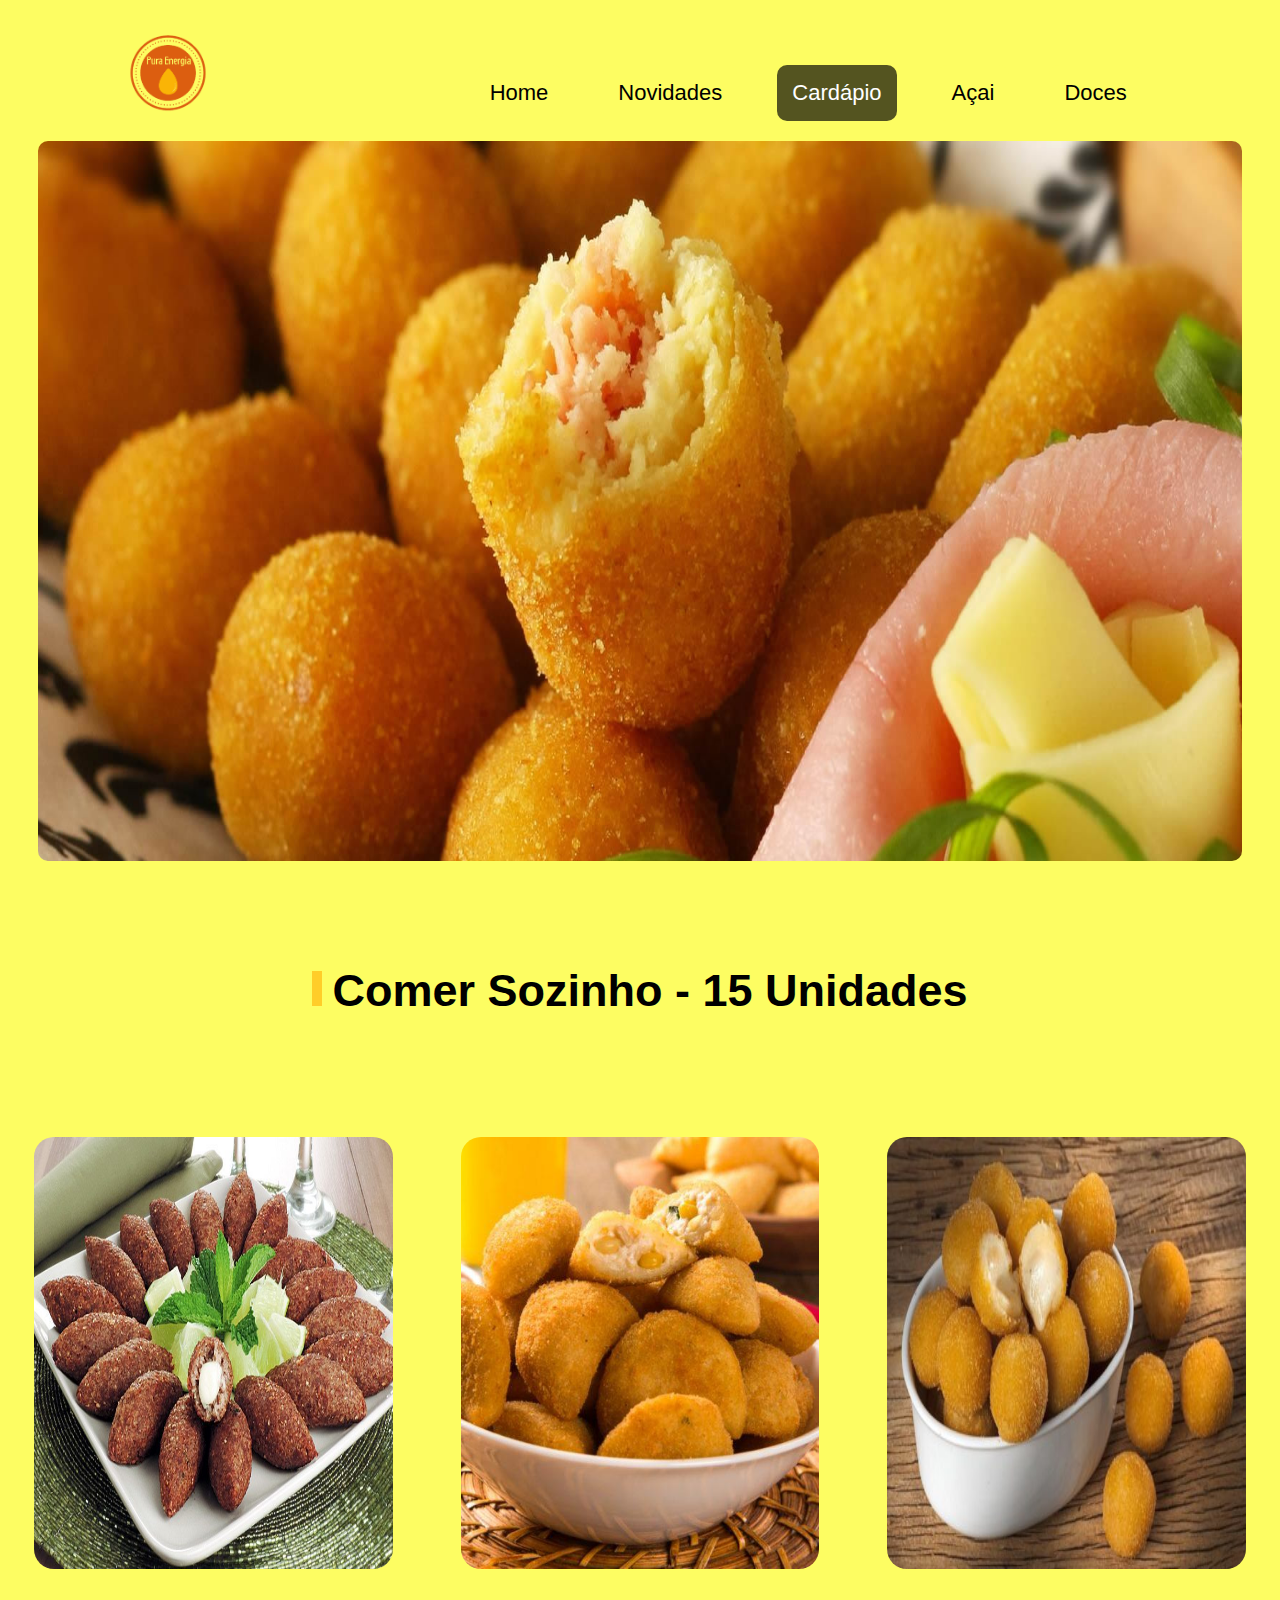
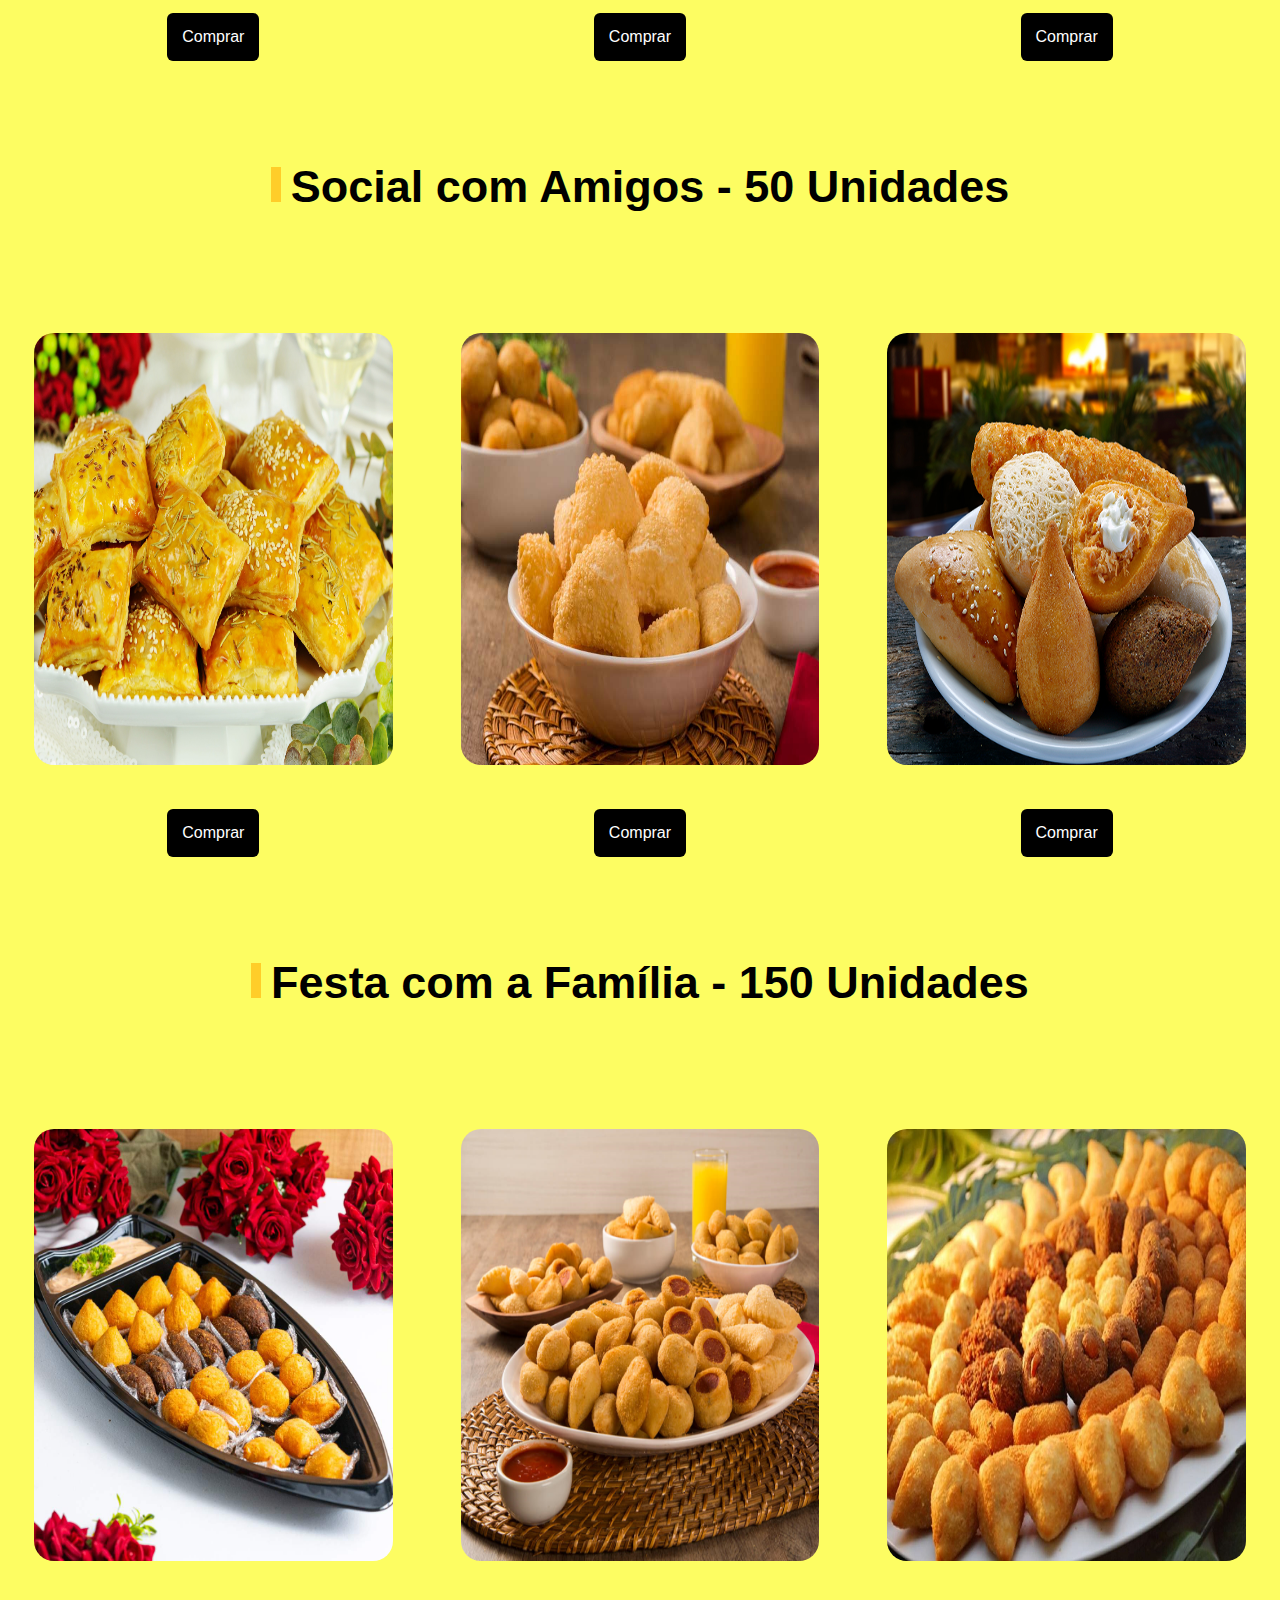
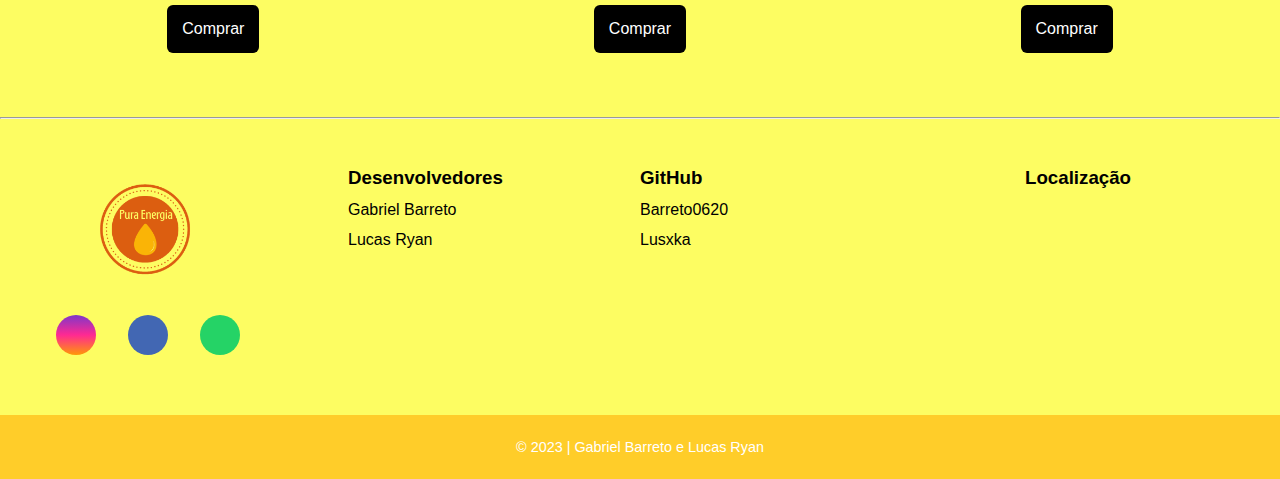
<file: Web_acai/Site - Açaí/Pura_Energia/cardapio/cardapio_salgados.html>
<!DOCTYPE html>
<html lang="pt-br">

<head>
    <meta charset="UTF-8">
    <meta name="viewport" content="width=device-width, initial-scale=1.0">
    <link rel="stylesheet" href="https://cdnjs.cloudflare.com/ajax/libs/font-awesome/6.4.2/css/all.min.css"
        integrity="sha512-z3gLpd7yknf1YoNbCzqRKc4qyor8gaKU1qmn+CShxbuBusANI9QpRohGBreCFkKxLhei6S9CQXFEbbKuqLg0DA=="
        crossorigin="anonymous" referrerpolicy="no-referrer" />
    <link rel="stylesheet" href="../css/cardapio/cardapio_salgados.css">
    <link rel="icon" type="image/png" sizes="32x32" href="../img/salgados/favicon_salgado.png">
    <title>Pura Energia | Cardápio do melhor Salgado da Região !</title>
</head>

<body>
    <header>
        <img class="logo" src="../img/salgados/logo_salgado.png" alt="Foto da logo de Salgados">
        <nav>
            <ul class="menu">
                <li>
                    <a href="../salgados.html"><button class="button_home">Home</button></a>
                </li>
                <li>
                    <a href="../novidades/novidades_salgados.html"><button class="button_home">Novidades</button></a>
                </li>
                <li>
                    <a href="#"><button class="button_home1">Cardápio</button></a>
                </li>
                <li>
                    <a href="../index.html"><button class="button_acai">Açai</button></a>
                </li>
                <li>
                    <a href="../doces.html"><button class="button_doces">Doces</button></a>
                </li>
            </ul>
        </nav>
    </header>
    <main>
        <div class="banner">
            <img class="img-banner" src="../img/cardapio/salgados/banner_cardapio.jpg" alt="Bolinho de Presunto e Queijo">
        </div>
        <section class="section_novidades">
            <h2 class="underline">Comer Sozinho - 15 Unidades</h2>
            <div class="div_novidades">
                <ul>
                    <li>
                        <img src="../img/cardapio/salgados/cardapio_1.jpg" alt="Porção Pequena de Kibe com Limão">
                    </li>
                    <li>
                        <a href="#"><button class="button_mais">Comprar</button></a>
                    </li>
                </ul>
                <ul>
                    <li>
                        <img src="../img/cardapio/salgados/cardapio_2.jpg" alt="Porção Pequena de Risole com Presunto e Milho">
                    </li>
                    <li>
                        <a href="#"><button class="button_mais">Comprar</button></a>
                    </li>
                </ul>
                <ul>
                    <li>
                        <img src="../img/cardapio/salgados/cardapio_3.jpg" alt="Porção Pequena de Bolinho de Queijo">
                    </li>
                    <li>
                        <a href="#"><button class="button_mais">Comprar</button></a>
                    </li>
                </ul>
            </div>
        </section>
        <section class="section_hall">
            <h2 class="underline">Social com Amigos - 50 Unidades</h2>
            <div class="div_hall">
                <ul>
                    <li>
                        <img src="../img/cardapio/salgados/cardapio_4.jpg" alt="Salgadinhos Folhados de Bacalhau">
                    </li>
                    <li>
                        <a href="#"><button class="button_mais">Comprar</button></a>
                    </li>
                </ul>
                <ul>
                    <li>
                        <img src="../img/cardapio/salgados/cardapio_5.jpg" alt="Porção média de risole">
                    </li>
                    <li>
                        <a href="#"><button class="button_mais">Comprar</button></a>
                    </li>
                </ul>
                <ul>
                    <li>
                        <img src="../img/cardapio/salgados/cardapio_6.jpg" alt="Porção média com salgados variados do cardápio">
                    </li>
                    <li>
                        <a href="#"><button class="button_mais">Comprar</button></a>
                    </li>
                </ul>
            </div>
        </section>
        <section class="section_novidades">
            <h2 class="underline">Festa com a Família - 150 Unidades</h2>
            <div class="div_novidades">
                <ul>
                    <li>
                        <img src="../img/cardapio/salgados/cardapio_7.jpg" alt="Barca de salgados variados">
                    </li>
                    <li>
                        <a href="#"><button class="button_mais">Comprar</button></a>
                    </li>
                </ul>
                <ul>
                    <li>
                        <img src="../img/cardapio/salgados/cardapio_8.png" alt="Porção grande de salgados variados no prato">
                    </li>
                    <li>
                        <a href="#"><button class="button_mais">Comprar</button></a>
                    </li>
                </ul>
                <ul>
                    <li>
                        <img src="../img/cardapio/salgados/cardapio_9.jpg" alt="">
                    </li>
                    <li>
                        <a href="#"><button class="button_mais">Comprar</button></a>
                    </li>
                </ul>
            </div>
        </section>
    </main>
    <hr>
    <footer>
        <div class="conteudo_footer">
            <div class="contatos_footer">
                <img src="../img/salgados/logo_salgado.png" alt="logo da Loja de Salgados">
                <div class="social_media">
                    <a href="https://www.instagram.com/" target="_blank" class="footer-link" id="instagram">
                        <i class="fa-brands fa-instagram"></i>
                    </a>

                    <a href="https://www.facebook.com/" target="_blank" class="footer-link" id="facebook">
                        <i class="fa-brands fa-facebook-f"></i>
                    </a>

                    <a href="https://wa.me/5511958431653" target="_blank" class="footer-link" id="whatsapp">
                        <i class="fa-brands fa-whatsapp"></i>
                    </a>
                </div>
            </div>

            <ul class="footer-list">
                <li>
                    <h3>Desenvolvedores</h3>
                </li>
                <li>
                    <a class="footer-link">Gabriel Barreto</a>
                </li>
                <li>
                    <a class="footer-link">Lucas Ryan</a>
                </li>
            </ul>

            <ul class="footer-list">
                <li>
                    <h3>GitHub</h3>
                </li>
                <li>
                    <a href="https://github.com/Barreto0620" class="footer-link" target="_blank">Barreto0620</a>
                </li>
                <li>
                    <a href="https://github.com/Lusxka" class="footer-link" target="_blank">Lusxka</a>
                </li>
            </ul>
            <div class="mapa">
                <h3>Localização</h3>
                <iframe
                    src="https://www.google.com/maps/embed?pb=!1m18!1m12!1m3!1d3653.820527654124!2d-46.59587952374944!3d-23.682375366051037!2m3!1f0!2f0!3f0!3m2!1i1024!2i768!4f13.1!3m3!1m2!1s0x94ce437e1ac779eb%3A0xc2a031c8ae51932a!2sAv.%20Pres.%20Juscelino%2C%20330%20-%20Campan%C3%A1rio%2C%20Diadema%20-%20SP%2C%2009950-370!5e0!3m2!1spt-BR!2sbr!4v1701045736429!5m2!1spt-BR!2sbr"
                    width="400" height="300" style="border:0;" allowfullscreen="" loading="lazy"
                    referrerpolicy="no-referrer-when-downgrade"></iframe>
            </div>
        </div>
        <div class="footer_copyright">
            &#169
            2023 | Gabriel Barreto e Lucas Ryan
        </div>
    </footer>

</body>

</html>
</file>
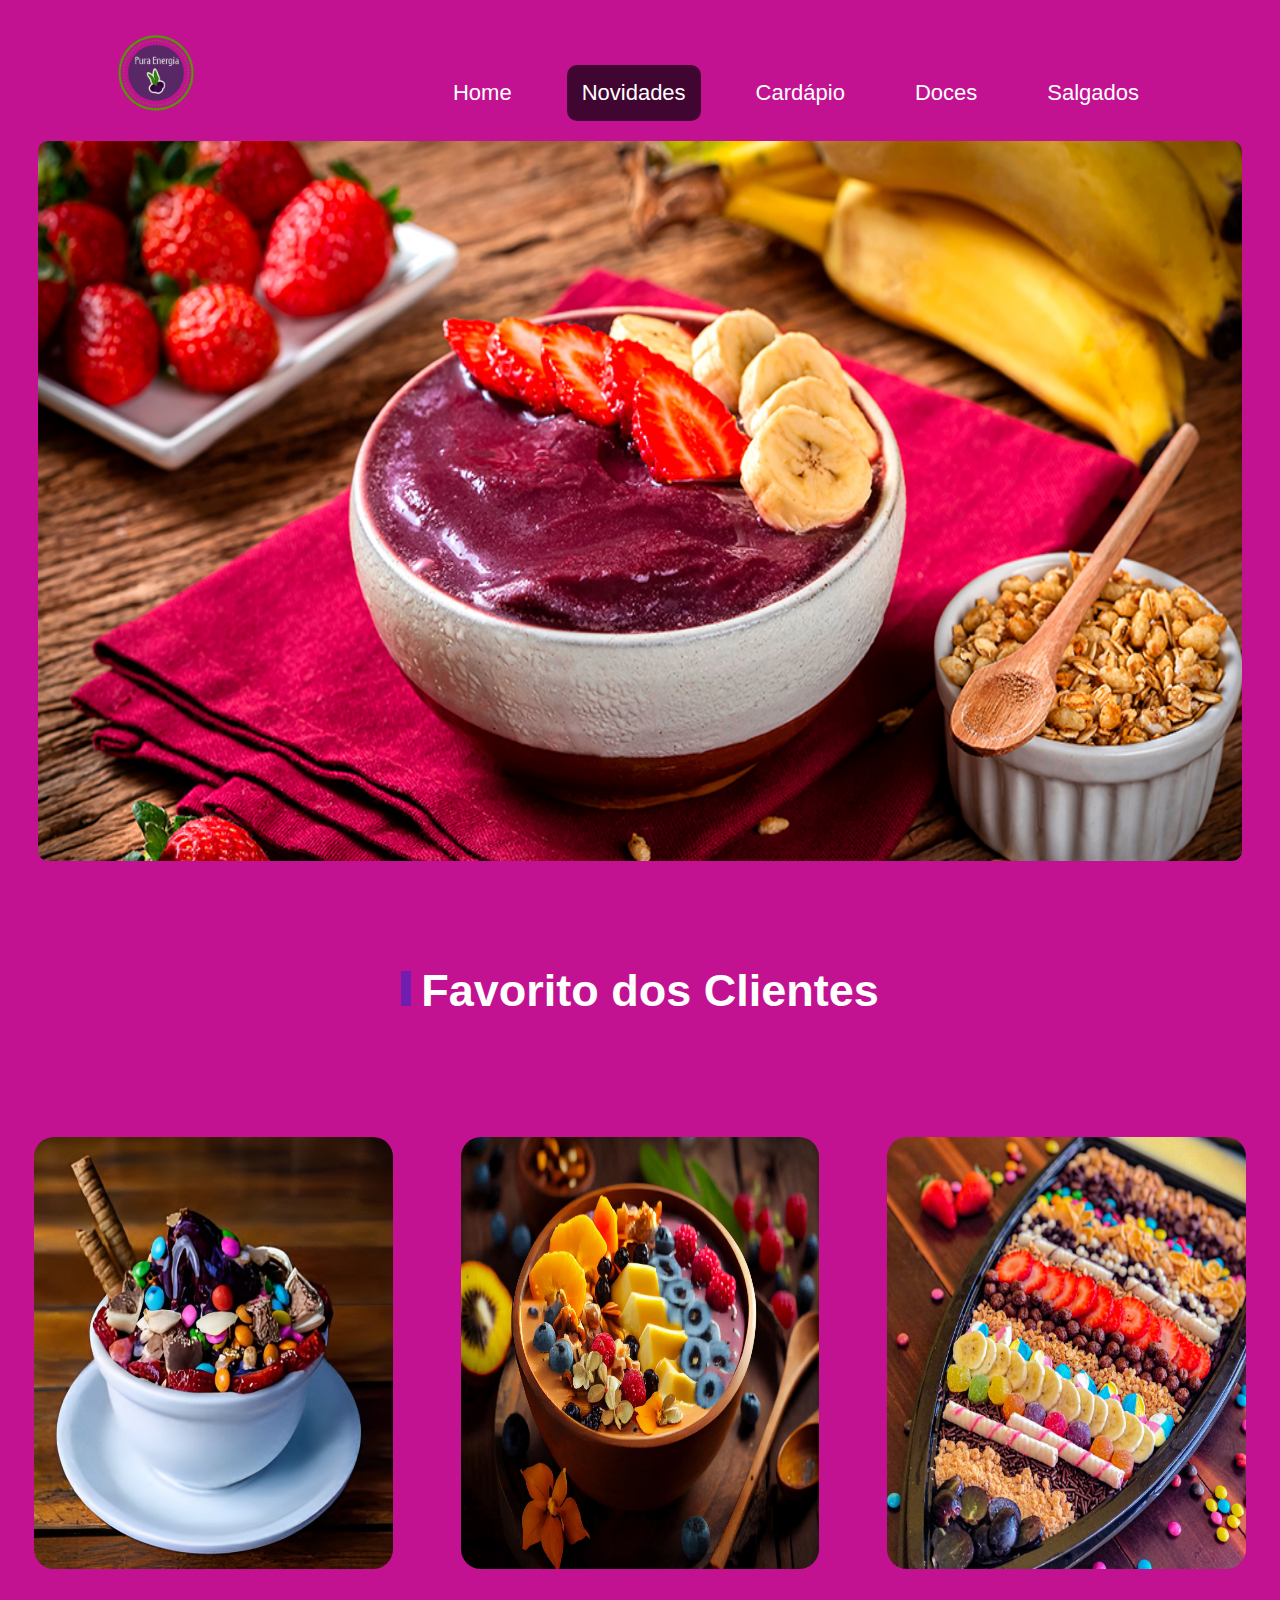
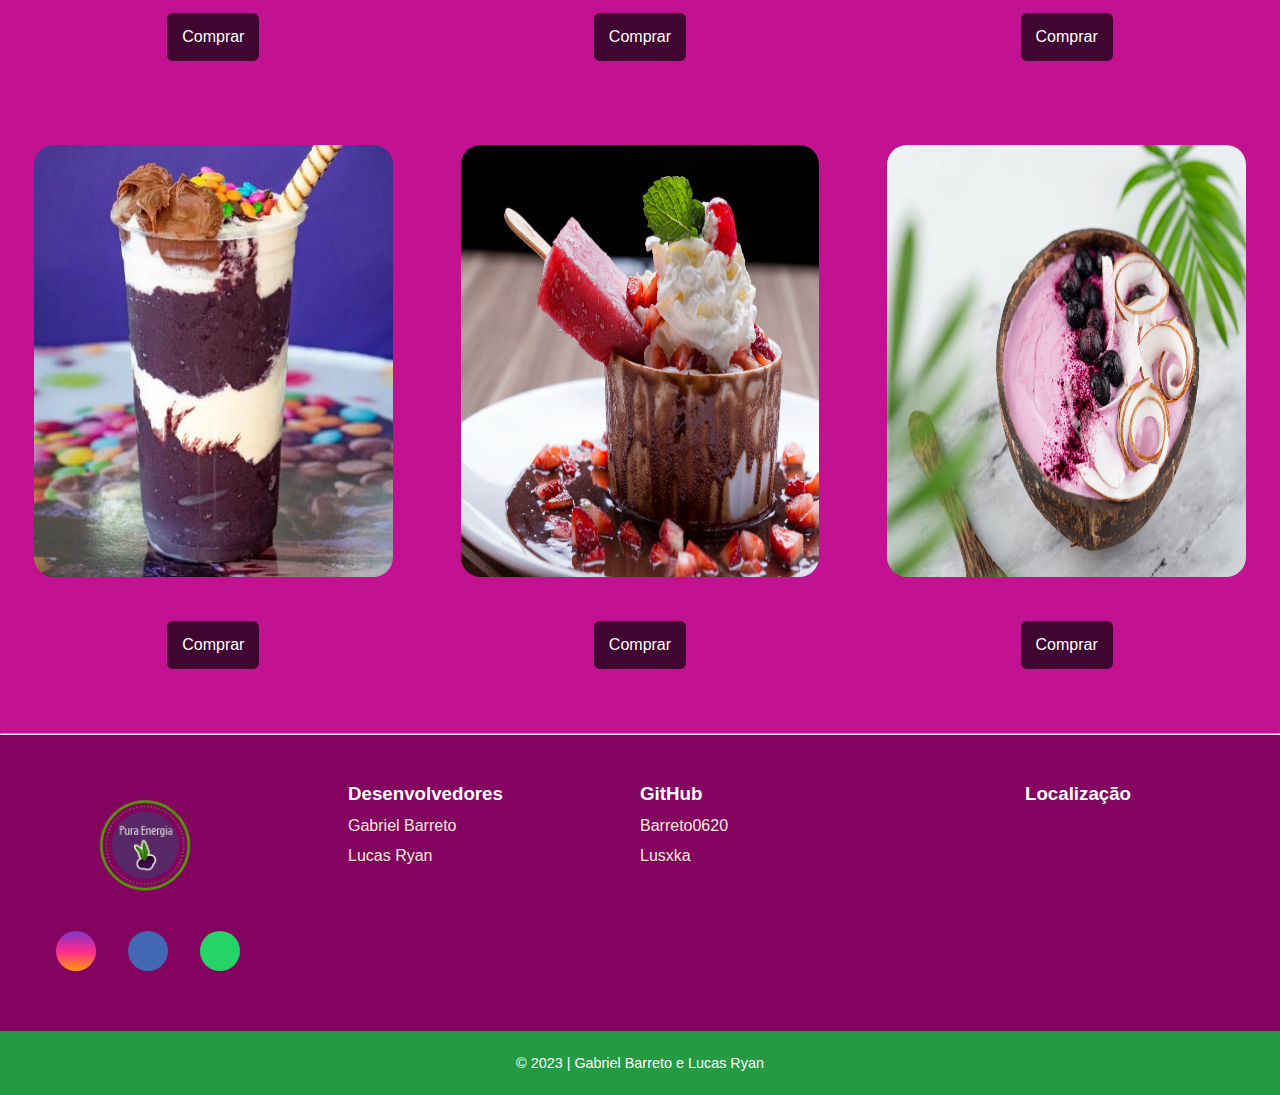
<file: Web_acai/Site - Açaí/Pura_Energia/novidades/novidades_acai.html>
<!DOCTYPE html>
<html lang="pt-br">

<head>
    <meta charset="UTF-8">
    <meta name="viewport" content="width=device-width, initial-scale=1.0">
    <link rel="stylesheet" href="https://cdnjs.cloudflare.com/ajax/libs/font-awesome/6.4.2/css/all.min.css"
        integrity="sha512-z3gLpd7yknf1YoNbCzqRKc4qyor8gaKU1qmn+CShxbuBusANI9QpRohGBreCFkKxLhei6S9CQXFEbbKuqLg0DA=="
        crossorigin="anonymous" referrerpolicy="no-referrer" />
    <link rel="stylesheet" href="../css/novidades/novidades_acai.css">
    <link rel="icon" type="image/png" sizes="32x32" href="../img/acai/favicon_acai.png">
    <title>Pura Energia | Os Melhores Açai, Somente Aqui !</title>
</head>

<body>
    <header>
        <img class="logo" src="../img/acai/logo_acai.png" alt="Foto da logo de Açai">
        <nav>
            <ul class="menu">
                <li>
                    <a href="../index.html"><button class="button_home">Home</button></a>
                </li>
                <li>
                    <a href="#"><button class="button_home1">Novidades</button></a>
                </li>
                <li>
                    <a href="../cardapio/cardapio_acai.html"><button class="button_home">Cardápio</button></a>
                </li>
                <li>
                    <a href="../doces.html"><button class="button_doces">Doces</button></a>
                </li>
                <li>
                    <a href="../salgados.html"><button class="button_salgados">Salgados</button></a>
                </li>
            </ul>
        </nav>
    </header>
    <main>
        <div class="banner">
            <img class="img-banner" src="../img/novidades/acai/banner.jpeg" alt="Banner com potes de açai">
        </div>
        <section class="section_novidades">
            <h2 class="underline">Favorito dos Clientes</h2>
            <div class="div_novidades">
                <ul>
                    <li>    
                        <img src="../img/acai/acai_1.jpg" alt="Sorvete de Açai com complementos diversos">
                    </li>
                    <li>
                        <a href="#"><button class="button_mais">Comprar</button></a>
                    </li>
                </ul>
                <ul>
                    <li>
                        <img src="../img/novidades/acai/novidades_2.jpg" alt="Açai servido no pote contendo diversos complementos">
                    </li>
                    <li>
                        <a href="#"><button class="button_mais">Comprar</button></a>
                    </li>
                </ul>
                <ul>
                    <li>
                        <img src="../img/acai/acai_2.jpg" alt="Barca de Açai e complementos">
                    </li>
                    <li>
                        <a href="#"><button class="button_mais">Comprar</button></a>
                    </li>
                </ul>
            </div>
            <div class="div_novidades">
                <ul>
                    <li>
                        <img src="../img/novidades/acai/novidades_4.jpg" alt="Açai servido no copo de 700ml com complementos">
                    </li>
                    <li>
                        <a href="#"><button class="button_mais">Comprar</button></a>
                    </li>
                </ul>
                <ul>
                    <li>
                        <img src="../img/acai/acai_3.jpg" alt="Açai com sorvete de morango e cobertura">
                    </li>
                    <li>
                        <a href="#"><button class="button_mais">Comprar</button></a>
                    </li>
                </ul>
                <ul>
                    <li>
                        <img src="../img/novidades/acai/novidades_6.jpg" alt="Açai no pote com coco ralado e jabuticaba">
                    </li>
                    <li>
                        <a href="#"><button class="button_mais">Comprar</button></a>
                    </li>
                </ul>
            </div>
        </section>
    </main>
    <hr>
    <footer>
        <div class="conteudo_footer">
            <div class="contatos_footer">
                <img src="../img/acai/logo_acai.png" alt="logo da Loja de Açai">
                <div class="social_media">
                    <a href="https://www.instagram.com/" target="_blank" class="footer-link" id="instagram">
                        <i class="fa-brands fa-instagram"></i>
                    </a>

                    <a href="https://www.facebook.com/" target="_blank" class="footer-link" id="facebook">
                        <i class="fa-brands fa-facebook-f"></i>
                    </a>

                    <a href="https://wa.me/5511958431653" target="_blank" class="footer-link" id="whatsapp">
                        <i class="fa-brands fa-whatsapp"></i>
                    </a>
                </div>
            </div>

            <ul class="footer-list">
                <li>
                    <h3>Desenvolvedores</h3>
                </li>
                <li>
                    <a class="footer-link">Gabriel Barreto</a>
                </li>
                <li>
                    <a class="footer-link">Lucas Ryan</a>
                </li>
            </ul>

            <ul class="footer-list">
                <li>
                    <h3>GitHub</h3>
                </li>
                <li>
                    <a href="https://github.com/Barreto0620" class="footer-link" target="_blank">Barreto0620</a>
                </li>
                <li>
                    <a href="https://github.com/Lusxka" class="footer-link" target="_blank">Lusxka</a>
                </li>
            </ul>
            <div class="mapa">
                <h3>Localização</h3>
                <iframe
                    src="https://www.google.com/maps/embed?pb=!1m18!1m12!1m3!1d3653.820527654124!2d-46.59587952374944!3d-23.682375366051037!2m3!1f0!2f0!3f0!3m2!1i1024!2i768!4f13.1!3m3!1m2!1s0x94ce437e1ac779eb%3A0xc2a031c8ae51932a!2sAv.%20Pres.%20Juscelino%2C%20330%20-%20Campan%C3%A1rio%2C%20Diadema%20-%20SP%2C%2009950-370!5e0!3m2!1spt-BR!2sbr!4v1701045736429!5m2!1spt-BR!2sbr"
                    width="400" height="300" style="border:0;" allowfullscreen="" loading="lazy"
                    referrerpolicy="no-referrer-when-downgrade"></iframe>
            </div>
        </div>
        <div class="footer_copyright">
            &#169
            2023 | Gabriel Barreto e Lucas Ryan
        </div>
    </footer>

</body>

</html>
</file>
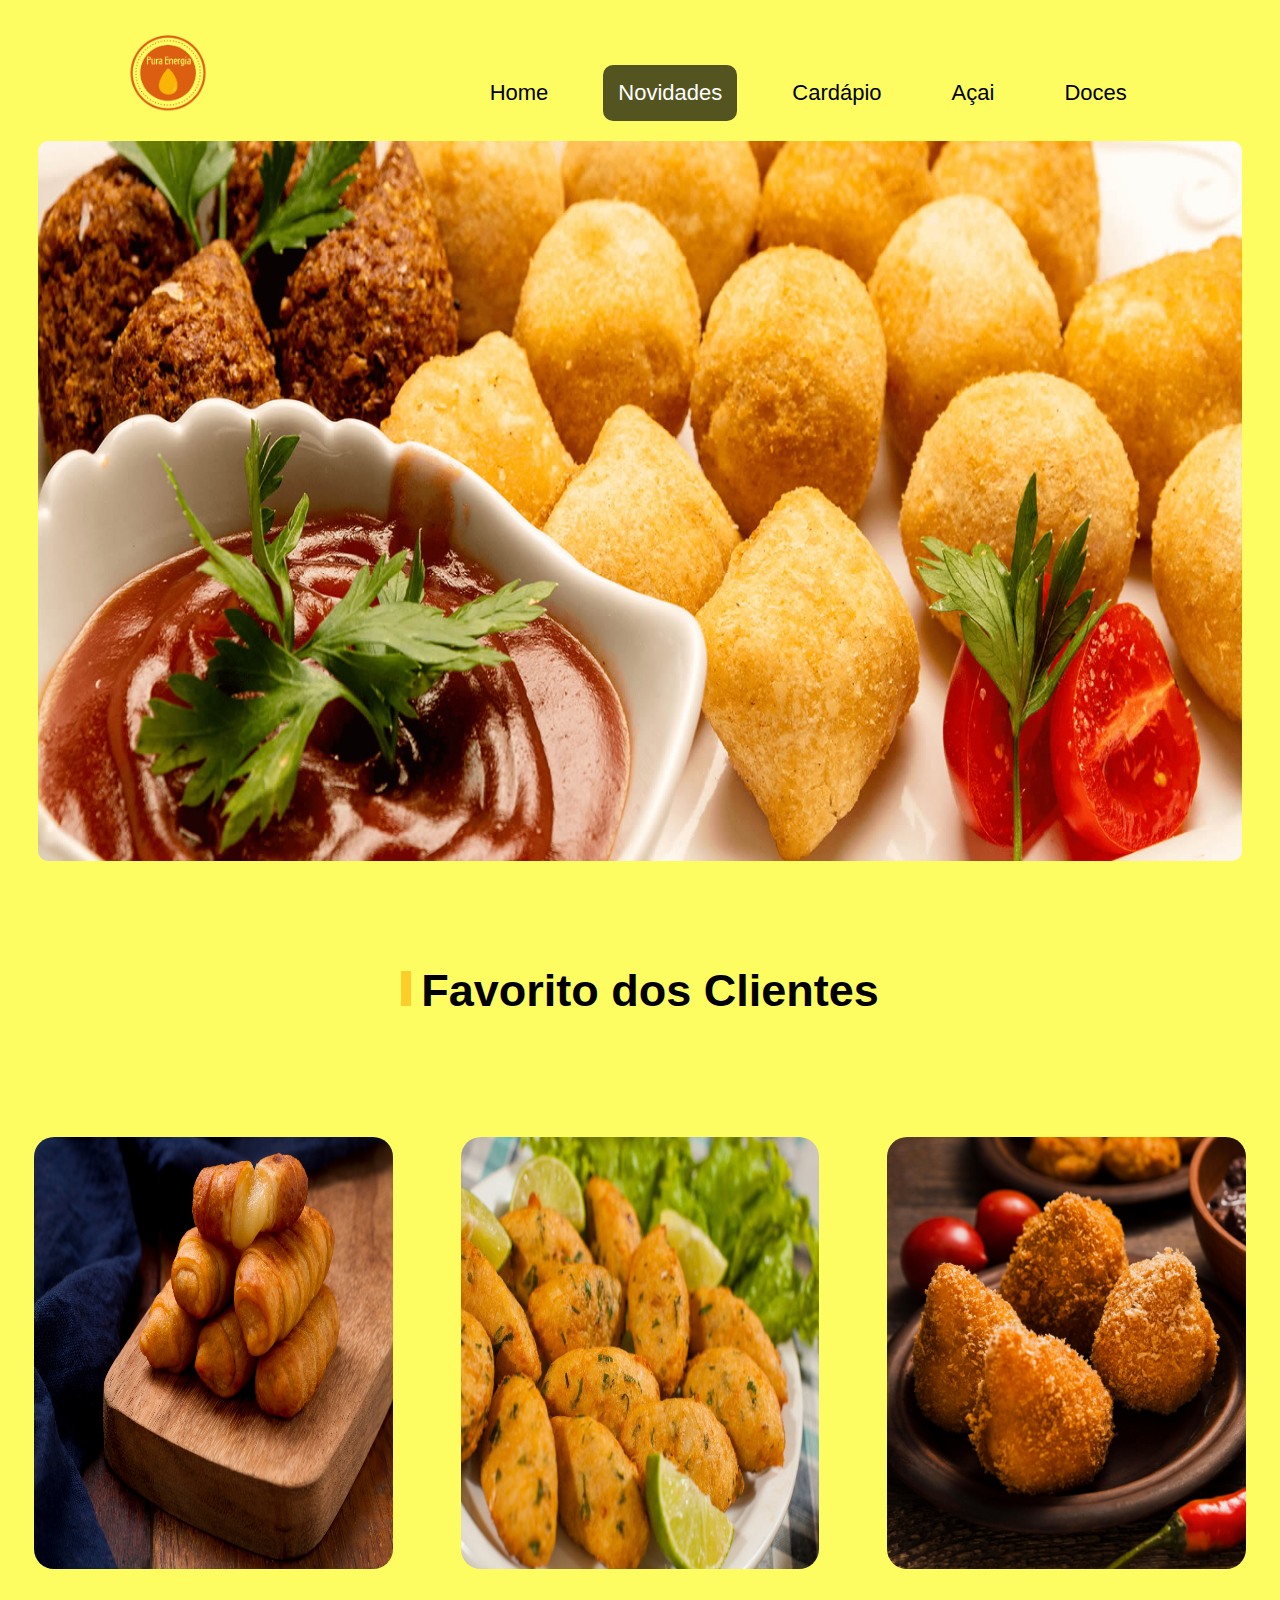
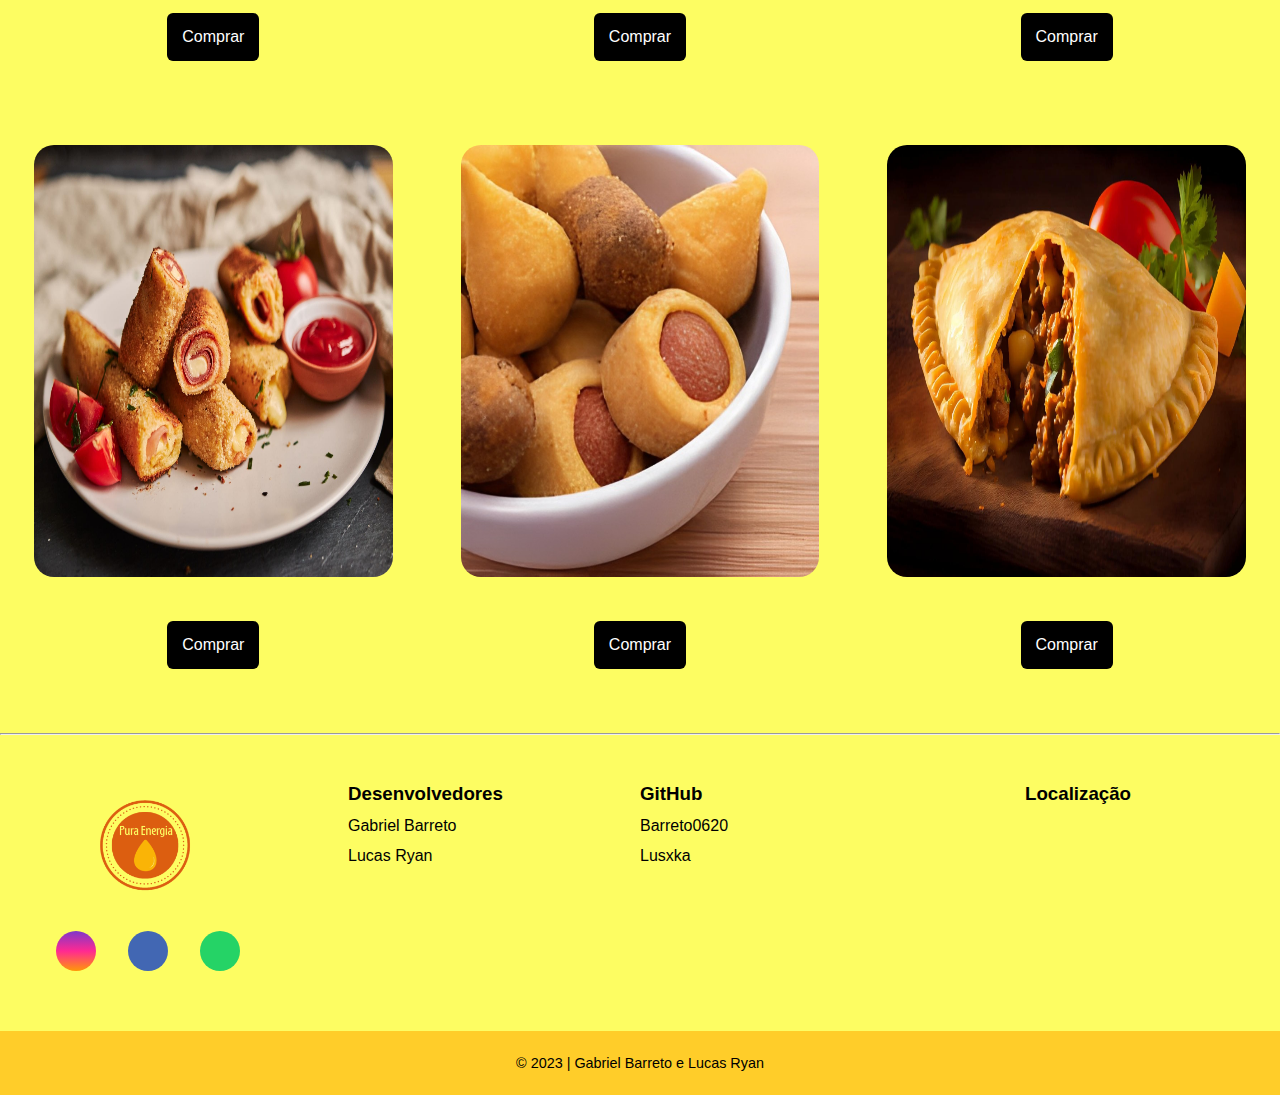
<file: Web_acai/Site - Açaí/Pura_Energia/novidades/novidades_salgados.html>
<!DOCTYPE html>
<html lang="pt-br">

<head>
    <meta charset="UTF-8">
    <meta name="viewport" content="width=device-width, initial-scale=1.0">
    <link rel="stylesheet" href="https://cdnjs.cloudflare.com/ajax/libs/font-awesome/6.4.2/css/all.min.css"
        integrity="sha512-z3gLpd7yknf1YoNbCzqRKc4qyor8gaKU1qmn+CShxbuBusANI9QpRohGBreCFkKxLhei6S9CQXFEbbKuqLg0DA=="
        crossorigin="anonymous" referrerpolicy="no-referrer" />
    <link rel="stylesheet" href="../css/novidades/novidades_salgados.css">
    <link rel="icon" type="image/png" sizes="32x32" href="../img/salgados/favicon_salgado.png">
    <title>Pura Energia | Os Melhores Salgados da Região !</title>
</head>

<body>
    <header>
        <img class="logo" src="../img/salgados/logo_salgado.png" alt="Foto da logo de Salgados">
        <nav>
            <ul class="menu">
                <li>
                    <a href="../salgados.html"><button class="button_home">Home</button></a>
                </li>
                <li>
                    <a href="#"><button class="button_home1">Novidades</button></a>
                </li>
                <li>
                    <a href="../cardapio/cardapio_salgados.html"><button class="button_home">Cardápio</button></a>
                </li>
                <li>
                    <a href="../index.html"><button class="button_acai">Açai</button></a>
                </li>
                <li>
                    <a href="../doces.html"><button class="button_doces">Doces</button></a>
                </li>
            </ul>
        </nav>
    </header>
    <main>
        <div class="banner">
            <img class="img-banner" src="../img/novidades/salgados/banner_novidades.jpg" alt="Banner com potes de açai">
        </div>
        <section class="section_novidades">
            <h2 class="underline">Favorito dos Clientes</h2>
            <div class="div_novidades">
                <ul>
                    <li>    
                        <img src="../img/novidades/salgados/novidades_1.jpg" alt="Palitos de Queijo">
                    </li>
                    <li>
                        <a href="#"><button class="button_mais">Comprar</button></a>
                    </li>
                </ul>
                <ul>
                    <li>
                        <img src="../img/salgados/salgado_2.jpg" alt="Bolinho de Bacalhau">
                    </li>
                    <li>
                        <a href="#"><button class="button_mais">Comprar</button></a>
                    </li>
                </ul>
                <ul>
                    <li>
                        <img src="../img/novidades/salgados/novidades_3.jpg" alt="Coxinhas de Frango">
                    </li>
                    <li>
                        <a href="#"><button class="button_mais">Comprar</button></a>
                    </li>
                </ul>
            </div>
            <div class="div_novidades">
                <ul>
                    <li>
                        <img src="../img/salgados/salgado_5.jpg" alt="Enroladinho de Presunto e Queijo">
                    </li>
                    <li>
                        <a href="#"><button class="button_mais">Comprar</button></a>
                    </li>
                </ul>
                <ul>
                    <li>
                        <img src="../img/novidades/salgados/novidades_5.jpg" alt="Enroladinho de Salsicha com Kibi">
                    </li>
                    <li>
                        <a href="#"><button class="button_mais">Comprar</button></a>
                    </li>
                </ul>
                <ul>
                    <li>
                        <img src="../img/salgados/salgado_4.jpg" alt="Pastel de Carne">
                    </li>
                    <li>
                        <a href="#"><button class="button_mais">Comprar</button></a>
                    </li>
                </ul>
            </div>
        </section>
    </main>
    <hr>
    <footer>
        <div class="conteudo_footer">
            <div class="contatos_footer">
                <img src="../img/salgados/logo_salgado.png" alt="logo da Loja de Salgados">
                <div class="social_media">
                    <a href="https://www.instagram.com/" target="_blank" class="footer-link" id="instagram">
                        <i class="fa-brands fa-instagram"></i>
                    </a>

                    <a href="https://www.facebook.com/" target="_blank" class="footer-link" id="facebook">
                        <i class="fa-brands fa-facebook-f"></i>
                    </a>

                    <a href="https://wa.me/5511958431653" target="_blank" class="footer-link" id="whatsapp">
                        <i class="fa-brands fa-whatsapp"></i>
                    </a>
                </div>
            </div>

            <ul class="footer-list">
                <li>
                    <h3>Desenvolvedores</h3>
                </li>
                <li>
                    <a class="footer-link">Gabriel Barreto</a>
                </li>
                <li>
                    <a class="footer-link">Lucas Ryan</a>
                </li>
            </ul>

            <ul class="footer-list">
                <li>
                    <h3>GitHub</h3>
                </li>
                <li>
                    <a href="https://github.com/Barreto0620" class="footer-link" target="_blank">Barreto0620</a>
                </li>
                <li>
                    <a href="https://github.com/Lusxka" class="footer-link" target="_blank">Lusxka</a>
                </li>
            </ul>
            <div class="mapa">
                <h3>Localização</h3>
                <iframe
                    src="https://www.google.com/maps/embed?pb=!1m18!1m12!1m3!1d3653.820527654124!2d-46.59587952374944!3d-23.682375366051037!2m3!1f0!2f0!3f0!3m2!1i1024!2i768!4f13.1!3m3!1m2!1s0x94ce437e1ac779eb%3A0xc2a031c8ae51932a!2sAv.%20Pres.%20Juscelino%2C%20330%20-%20Campan%C3%A1rio%2C%20Diadema%20-%20SP%2C%2009950-370!5e0!3m2!1spt-BR!2sbr!4v1701045736429!5m2!1spt-BR!2sbr"
                    width="400" height="300" style="border:0;" allowfullscreen="" loading="lazy"
                    referrerpolicy="no-referrer-when-downgrade"></iframe>
            </div>
        </div>
        <div class="footer_copyright">
            &#169
            2023 | Gabriel Barreto e Lucas Ryan
        </div>
    </footer>

</body>

</html>
</file>
<file: Barbearia/Barbearia/css/style.css>
* {
    padding: 0;
    margin: 0;
    box-sizing: border-box;
}

body {
    background-color: black;
}

header {
    background-color: black;
    display: flex;
    justify-content: space-around;
    align-items: center;
}

header a {
    text-decoration: none;
    padding: 15px;
    color: aliceblue;
    font-size: 20px;
    font-family: Verdana, Geneva, Tahoma, sans-serif;
}

.logo_div {
    margin-left: -150px;
}

.logo {
    width: 150px;
    height: 130px;
}

.links {
    display: flex;
    list-style-type: none;
}

.links li {
    padding: 10px;
}

.btn_login {
    border-radius: 10px;
    padding-left: 10px;
    background-color: rgb(206, 202, 169);
    color: black;
    text-align: center;
}

.btn_cad {
    border-radius: 10px;
    padding-left: 10px;
    background-color: rgb(202, 93, 3);
    color: black;
    text-align: center;
}

main {
    margin-top: -150px;
    background-image: url(../img/fundo.jpg);
    background-size: cover;
    width: auto;
    height: 780px;
    background-repeat: no-repeat;
}

.container {
    padding-top: 150px;
    display: flex;
    justify-content: start;
    margin: 150px;
}

.card {
    width: 650px;
    height: 200px;
    margin-top: 100px;
    border-radius: 20px;
    background-color: black;
    opacity: 0.9;
}

.frase_div {
    margin: 50px;
    color: aliceblue;
}

.titulo {
    background-color: black;
    font-size: 48px;
    margin-bottom: 15px;
    color: #77B2D8;
}

.frase {
    font-size: 20px;
}

.titulo_servicos {
    padding-top: 50px;
    text-align: center;
    background-color: black;
    font-size: 48px;
    color: #ffffff;
}

.container_card {
    justify-content: space-around;
    background-color: black;
    text-align: center;
    display: grid;
    grid-template-columns: auto auto auto;
    grid-gap: 20px;
}

.card_servicos {
    width: 400px;
    height: 100px;
    margin-top: 100px;
    border-radius: 30px;
    background-color: #77B2D8;
    opacity: 0.9;
}

.sub_servicos p {
    padding-top: 20px;
    color: black;
    font-size: 20px;
    font-family: Verdana, Geneva, Tahoma, sans-serif;
}

.desc_servicos {
    padding-top: 10px;
    color: black;
    font-size: 20px;
    font-family: Verdana, Geneva, Tahoma, sans-serif;
}

.sobre {
    padding-top: 150px;
    padding-bottom: 150px;
    display: flex;
    margin-left: 45px;   
}

.sobre img{
    width: 500px;
    height: 350px;
}

.sobre p{
    color: white;
    font-size: 18px;
    font-family: 'Segoe UI', Tahoma, Geneva, Verdana, sans-serif;
    margin-top: 15px;
}

.sobre h3{
    color: white;
    font-size: 25px;
    font-family: Verdana, Geneva, Tahoma, sans-serif;
}

.titulo_sobre{
    margin: 40px;
}
footer {
  display: grid;
  grid-template-columns: 1fr 1fr 1fr;
  text-align: center;
  margin-bottom: 1%;
}

footer a{
    text-decoration: none;
    color: rgb(190, 190, 190);   
}

footer li{
    margin-top: 35px;
}
.div_lista1 .logo_footer{
    margin-top: -5%;
    margin-bottom: -8%;
    width: 100px;
}

footer a{
    font-size: 15px;
    font-family: 'Courier New', Courier, monospace;
    text-decoration: none;
}



.div_lista1 img{
    width: 4%;
    margin-bottom: -1.5%;    
}
</file>
<file: NetFree/NetFree/css/style.css>
*{
    margin: 0px;
    padding: 0px;
}


.categorias_titulo{
    display: grid;
    text-align: center;
    padding-top: 50px;
    grid-template-columns: auto auto;
    
}

.caracteristicas{
    text-align: center;
    color: white;
    font-size: 25px;
    font-family: Verdana, Geneva, Tahoma, sans-serif;
    position: relative;
    top: 50px;  
    
}
.filmes{
    color: white;
    font-size: 25px;
    font-family: Verdana, Geneva, Tahoma, sans-serif;
    text-align: center;  
    position: relative;
    top: 80px;  
}

.card_caracteristicas{
    height: 180px;
    width: 500px;
    background-color: rgb(147, 0, 160);
    border-radius: 10px;
    margin-top: 70px;
    margin: 0 auto;
    margin-top: 80px;
    
}

.container_carrossel{
    display: grid;
    text-align: center;
    margin-top: 70px;
    grid-template-columns: 1fr 1fr 1fr;
}

.container_carrossel img{
    width: 400px;
    height: 250px;
    border-radius: 20px;
    
}
.carrossel{
    background-color: rgb(0, 0, 0)2, 196, 255;
    margin-top: 100px;
}

.card_carrossel{
   margin-top: 50px;
}

.container{
    background-color: rgb(0, 0, 22);
    
}

.categorias_titulo h4{
    color: rgb(0, 0, 0);
    font-size: 20px;
    font-family: Verdana, Geneva, Tahoma, sans-serif;
    padding-top: 1px;
}
.categorias_titulo p{
    color: rgb(255, 255, 255), 255;
    font-size: 15px;
    font-family: Verdana, Geneva, Tahoma, sans-serif;
    margin-top: 20px;

}

.caracteristicas_bloco{
    color: white;
    margin-top: 20px;
}

footer {
    padding-bottom: 60px;
    margin-top: 50px;
    color: #fff;
    background-color: rgb(0, 0, 0);
    opacity: 80%;
    text-align: center;
    font-family: 'Courier New', Courier, monospace;
   
   
}

footer a{
    font-size: 15px;
    font-family: 'Courier New', Courier, monospace;
    text-decoration: none;
    padding:  0px; /* Reduzir espaçamento interno */
   
    
}
</file>
<file: NetFree/NetFree/css/header.css>
*{
    padding: 0;
    margin: 0;
}

header{
    display: flex;
    background-image: url(../img/fundo.png);
    justify-content: space-around;
    align-items: center;
    background-position: center;
    background-size: cover;
}

nav{
    display: flex;
    align-items: center;
}


.logo{
    width: 190px;
    height: 170px;
    margin-right: 350px;
}

header, a{
    text-decoration: none;
    color: white;
    font-family:'Franklin Gothic Medium', 'Arial Narrow', Arial, sans-serif;
    font-size: 20px;
    
}

.menu, a{
    padding: 40px;
}

.menu, a:hover{
    color: rgb(171, 0, 233);
}
</file>
<file: Web_acai/Site - Açaí/Pura_Energia/css/salgados.css>
* {
  margin: 0;
  padding: 0;
  box-sizing: border-box;
}

body {
  background-color: #fdfd62;
  font-family: "Roboto", sans-serif;
}

header {
  display: flex;
  justify-content: space-around;
  align-items: center;
}

.logo {
  width: 100px;
}

.menu {
  display: flex;
  border-radius: 50px;
  margin-top: 25px;
}

header li {
  list-style: none;
  margin: 20px;
  font-size: 25px;
}

header a {
  text-decoration: none;
  color: #000;
}

.button_home {
  background-color: #fdfd62;
  border-radius: 10px;
  padding: 15px;
  cursor: pointer;
  color: #000;
  font-size: 22px;
  margin-top: 20px;
  border: none;
  transition: background-color 0.5s ease;
}

.button_home:hover {
  color: #fff;
  background-color: #000000ab;
  transition: background-color 0.5s ease;
}

.button_home1 {
  background-color: #000000ab;
  border-radius: 10px;
  padding: 15px;
  cursor: auto;
  color: #ffffff;
  font-size: 22px;
  margin-top: 20px;
  border: none;
  transition: background-color 0.5s ease;
}

.button_doces {
  background-color: #fdfd62;
  border-radius: 10px;
  padding: 15px;
  cursor: pointer;
  color: #000;
  font-size: 22px;
  margin-top: 20px;
  border: none;
  transition: background-color 0.5s ease;
}

.button_doces:hover {
  color: #fff;
  background-color: #fd99a2;
  transition: background-color 0.5s ease;
}

.button_acai {
  background-color: #fdfd62;
  border-radius: 10px;
  padding: 15px;
  cursor: pointer;
  color: #000;
  font-size: 22px;
  margin-top: 20px;
  border: none;
  transition: background-color 0.5s ease;
}

.button_acai:hover {
  color: #fff;
  background-color: #840360;
  transition: background-color 0.5s ease;
}

.banner {
  text-align: center;
}

.img-banner {
  width: 94vw; /* 95% da largura da tela */
  height: 80vh; /* 80% da altura da tela */
  border-radius: 10px;
}

.section_novidades h2 {
  font-size: 45px;
  text-align: center;
  margin-top: 100px;
  margin-bottom: 100px;
  color: black;
}

.underline::before {
  content: " ";
  display: inline-block;
  width: 10px;
  /* Largura do "risco" */
  height: 35px;
  /* Altura do "risco" */
  background-color: #ffcd29;
  /* Cor do "risco" */
  margin-right: 10px;
  /* Espaço entre a palavra e o "risco" */
}

.div_novidades {
  display: flex;
  text-align: center;
  justify-content: space-around;
}

.div_novidades ul {
  list-style: none;
}

.div_novidades img {
  cursor: pointer;
  width: 28vw;
  height: 48vh;
  margin: 20px;
  border-radius: 20px;
  -webkit-transition: -webkit-transform 0.5s ease;
  transition: transform 0.5s ease;
}

.div_novidades img:hover {
  -webkit-transform: scale(1.1);
  transform: scale(1.1);
}

.div_novidades button {
  background: #000000ab;
  border-radius: 6px;
  padding: 15px;
  cursor: pointer;
  color: #fff;
  font-size: 16px;
  margin-top: 20px;
  border: none;
  transition: background-color 0.5s ease;
}

.div_novidades button:hover {
  background-color: #ffcd29;
  color: #ffffff;
}

.section_hall {
  margin-bottom: 6%;
}
.section_hall h2 {
  font-size: 45px;
  text-align: center;
  margin-top: 100px;
  margin-bottom: 100px;
  color: black;
}

.div_hall {
  display: flex;
  text-align: center;
  justify-content: space-around;
}

.div_hall ul {
  list-style: none;
}

.div_hall img {
  cursor: pointer;
  width: 28vw;
  height: 48vh;
  margin: 20px;
  border-radius: 20px;
  -webkit-transition: -webkit-transform 0.5s ease;
  transition: transform 0.5s ease;
}

.div_hall img:hover {
  -webkit-transform: scale(1.1);
  transform: scale(1.1);
}

.div_hall button {
  background: #000000ab;
  border-radius: 6px;
  padding: 15px;
  cursor: pointer;
  color: #fff;
  font-size: 16px;
  margin-top: 20px;
  border: none;
  transition: background-color 0.5s ease;
}

.div_hall button:hover {
  background-color: #ffcd29;
  color: #ffffff;
}

footer {
  width: 100%;
  color: white;
}
.conteudo_footer {
  background-color: #fdfd62;
  display: grid;
  grid-template-columns: repeat(4, 1fr);
  padding: 3rem 3.5rem;
}

.conteudo_footer img {
  height: 120px;
  margin-left: 10%;
}

.contatos_footer {
  margin-bottom: 0.75rem;
}

.social_media {
  display: flex;
  gap: 2rem;
  margin-top: 1.5rem;
}

.social_media .footer-link {
  display: flex;
  align-items: center;
  justify-content: center;
  height: 2.5rem;
  width: 2.5rem;
  color: white;
  border-radius: 50%;
  transition: all 0.4s;
}

.social_media .footer-link i {
  font-size: 1.25rem;
}

.social_media .footer-link:hover {
  opacity: 0.8;
}

.footer-link {
  text-decoration: none;
  cursor: pointer;
}

#instagram {
  background: linear-gradient(#7f37c9, #ff2992, #ff9807);
}

#facebook {
  background-color: #4267b3;
}

#whatsapp {
  background-color: #25d366;
}

.footer-list {
  color: #000;
  display: flex;
  flex-direction: column;
  gap: 0.75rem;
  list-style: none;
}

.footer-list .footer-link {
  color: black;
  transition: all 0.4s;
}

.footer-list .footer-link:hover {
  color: #ffcd29;
}

.mapa {
  color: #000;
  display: flex;
  flex-direction: column;
  gap: 1.5rem;
  align-items: center;
}

.mapa iframe {
  height: 80%;
  width: 50%;
}

.footer_copyright {
  color: white;
  display: flex;
  justify-content: center;
  background-color: #ffcd29;
  font-size: 0.9rem;
  padding: 1.5rem;
}
</file>
<file: Web_acai/Site - Açaí/Pura_Energia/css/cardapio/cardapio_acai.css>
* {
  margin: 0;
  padding: 0;
  box-sizing: border-box;
}

body {
  background-color: #C21292;
  font-family: "Roboto", sans-serif;
}

header {
  display: flex;
  justify-content: space-around;
  align-items: center;
}

.logo {
  width: 100px;
}

.menu {
  display: flex;
  border-radius: 50px;
  margin-top: 25px;
}

header li {
  list-style: none;
  margin: 20px;
  font-size: 25px;
}

header a {
  text-decoration: none;
  color: #ffffff;
}

.button_home {
  background-color: #C21292;
  border-radius: 10px;
  padding: 15px;
  cursor: pointer;
  color: #ffffff;
  font-size: 22px;
  margin-top: 20px;
  border: none;
  transition: background-color 0.5s ease;
}

.button_home:hover {
  color: #ffffff;
  background-color: #000000ab;
  transition: background-color 0.5s ease;
}

.button_home1 {
  background-color: #000000ab;
  border-radius: 10px;
  padding: 15px;
  cursor: auto;
  color: #ffffff;
  font-size: 22px;
  margin-top: 20px;
  border: none;
  transition: background-color 0.5s ease;
}

.button_doces {
  background-color: #C21292;
  border-radius: 10px;
  padding: 15px;
  cursor: pointer;
  color: #ffffff;
  font-size: 22px;
  margin-top: 20px;
  border: none;
  transition: background-color 0.5s ease;
}

.button_doces:hover {
  color: #000000;
  background-color: #fd99a2;
  transition: background-color 0.5s ease;
}

.button_salgados {
  background-color: #C21292;
  border-radius: 10px;
  padding: 15px;
  cursor: pointer;
  color: #ffffff;
  font-size: 22px;
  margin-top: 20px;
  border: none;
  transition: background-color 0.5s ease;
}

.button_salgados:hover {
  color: #000000;
  background-color: #ffcd29;
  transition: background-color 0.5s ease;
}

.banner {
  text-align: center;
}

.img-banner {
  width: 94vw; /* 95% da largura da tela */
  height: 80vh; /* 80% da altura da tela */
  border-radius: 10px;
}

.section_novidades h2 {
  font-size: 45px;
  text-align: center;
  margin-top: 100px;
  margin-bottom: 100px;
  color: white;
}

.underline::before {
  content: " ";
  display: inline-block;
  width: 10px;
  /* Largura do "risco" */
  height: 35px;
  /* Altura do "risco" */
  background-color: #711DB0;
  /* Cor do "risco" */
  margin-right: 10px;
  /* Espaço entre a palavra e o "risco" */
}

.div_novidades {
  display: flex;
  text-align: center;
  justify-content: space-around;
  margin-top: 5%;
  margin-bottom: 5%;
}

.div_novidades ul {
  list-style: none;
}

.div_novidades img {
  cursor: pointer;
  width: 28vw;
  height: 48vh;
  margin: 20px;
  border-radius: 20px;
  -webkit-transition: -webkit-transform 0.5s ease;
  transition: transform 0.5s ease;
}

.div_novidades img:hover {
  -webkit-transform: scale(1.1);
  transform: scale(1.1);
}

.div_novidades button {
  background: #000000ab;
  border-radius: 6px;
  padding: 15px;
  cursor: pointer;
  color: #fff;
  font-size: 16px;
  margin-top: 20px;
  border: none;
  transition: background-color 0.5s ease;
}

.div_novidades button:hover {
  background-color: #711DB0;
  color: #ffffff;
}

.section_hall {
  margin-bottom: 6%;
}
.section_hall h2 {
  font-size: 45px;
  text-align: center;
  margin-top: 100px;
  margin-bottom: 100px;
  color: white;
}

.div_hall {
  display: flex;
  text-align: center;
  justify-content: space-around;
}

.div_hall ul {
  list-style: none;
}

.div_hall img {
  cursor: pointer;
  width: 28vw;
  height: 48vh;
  margin: 20px;
  border-radius: 20px;
  -webkit-transition: -webkit-transform 0.5s ease;
  transition: transform 0.5s ease;
}

.div_hall img:hover {
  -webkit-transform: scale(1.1);
  transform: scale(1.1);
}

.div_hall button {
  background: #000000ab;
  border-radius: 6px;
  padding: 15px;
  cursor: pointer;
  color: #fff;
  font-size: 16px;
  margin-top: 20px;
  border: none;
  transition: background-color 0.5s ease;
}

.div_hall button:hover {
  background-color: #711DB0;
  color: #ffffff;
}

footer {
  width: 100%;
  color: white;
}
.conteudo_footer {
  background-color: #840360;
  display: grid;
  grid-template-columns: repeat(4, 1fr);
  padding: 3rem 3.5rem;
}

.conteudo_footer img {
  height: 120px;
  margin-left: 10%;
}

.contatos_footer {
  margin-bottom: 0.75rem;
}

.social_media {
  display: flex;
  gap: 2rem;
  margin-top: 1.5rem;
}

.social_media .footer-link {
  display: flex;
  align-items: center;
  justify-content: center;
  height: 2.5rem;
  width: 2.5rem;
  color: white;
  border-radius: 50%;
  transition: all 0.4s;
}

.social_media .footer-link i {
  font-size: 1.25rem;
}

.social_media .footer-link:hover {
  opacity: 0.8;
}

.footer-link {
  text-decoration: none;
  cursor: pointer;
}

#instagram {
  background: linear-gradient(#7f37c9, #ff2992, #ff9807);
}

#facebook {
  background-color: #4267b3;
}

#whatsapp {
  background-color: #25d366;
}

.footer-list {
  display: flex;
  flex-direction: column;
  gap: 0.75rem;
  list-style: none;
}

.footer-list .footer-link {
  color: antiquewhite;
  transition: all 0.4s;
}

.footer-list .footer-link:hover {
  color: #7f37c9;
}

.mapa {
  display: flex;
  flex-direction: column;
  gap: 1.5rem;
  align-items: center;
}

.mapa iframe {
  height: 80%;
  width: 50%;
}

.footer_copyright {
  display: flex;
  justify-content: center;
  background-color: rgb(36, 155, 66);
  font-size: 0.9rem;
  padding: 1.5rem;
}
</file>
<file: Web_acai/Site - Açaí/Pura_Energia/css/cardapio/cardapio_doces.css>
* {
    margin: 0;
    padding: 0;
    box-sizing: border-box;
  }
  
  body {
    background-color: #fd99a2;
    font-family: "Roboto", sans-serif;
  }
  
  header {
    display: flex;
    justify-content: space-around;
    align-items: center;
  }
  
  .logo {
    width: 100px;
  }
  
  .menu {
    display: flex;
    border-radius: 50px;
    margin-top: 25px;
  }
  
  header li {
    list-style: none;
    margin: 20px;
    font-size: 25px;
  }
  
  header a {
    text-decoration: none;
    color: #000;
  }
  
  .button_home {
    background-color: #fd99a2;
    border-radius: 10px;
    padding: 15px;
    cursor: pointer;
    color: #000;
    font-size: 22px;
    margin-top: 20px;
    border: none;
    transition: background-color 0.5s ease;
  }
  
  .button_home:hover {
    color: #fff;
    background-color: #000000ab;
    transition: background-color 0.5s ease;
  }

  .button_home1 {
    background-color: #000000ab;
    border-radius: 10px;
    padding: 15px;
    cursor: auto;
    color: #fff;
    font-size: 22px;
    margin-top: 20px;
    border: none;
    transition: background-color 0.5s ease;
  }

  .button_acai {
    background-color: #fd99a2;
    border-radius: 10px;
    padding: 15px;
    cursor: pointer;
    color: #000;
    font-size: 22px;
    margin-top: 20px;
    border: none;
    transition: background-color 0.5s ease;
  }
  
  .button_acai:hover {
    color: #fff;
    background-color: #840360;
    transition: background-color 0.5s ease;
  }
  
  .button_salgados {
    background-color: #fd99a2;
    border-radius: 10px;
    padding: 15px;
    cursor: pointer;
    color: #000;
    font-size: 22px;
    margin-top: 20px;
    border: none;
    transition: background-color 0.5s ease;
  }
  
  .button_salgados:hover {
    color: #fff;
    background-color: #ffcd29;
    transition: background-color 0.5s ease;
  }
  
  .banner {
    text-align: center;
  }
  
  .img-banner {
    width: 94vw; /* 95% da largura da tela */
    height: 80vh; /* 80% da altura da tela */
    border-radius: 10px;
  }
  
  .section_novidades h2 {
    font-size: 45px;
    text-align: center;
    margin-top: 100px;
    margin-bottom: 100px;
    color: black;
  }
  
  .underline::before {
    content: " ";
    display: inline-block;
    width: 10px;
    /* Largura do "risco" */
    height: 35px;
    /* Altura do "risco" */
    background-color: #d45761;
    /* Cor do "risco" */
    margin-right: 10px;
    /* Espaço entre a palavra e o "risco" */
  }
  
  .div_novidades {
    display: flex;
    text-align: center;
    justify-content: space-around;
    margin-top: 5%;
    margin-bottom: 5%;
  }
  
  .div_novidades ul {
    list-style: none;
  }
  
  .div_novidades img {
    cursor: pointer;
    width: 28vw;
    height: 48vh;
    margin: 20px;
    border-radius: 20px;
    -webkit-transition: -webkit-transform 0.5s ease;
    transition: transform 0.5s ease;
  }
  
  .div_novidades img:hover {
    -webkit-transform: scale(1.1);
    transform: scale(1.1);
  }
  
  .div_novidades button {
    background: #000000ab;
    border-radius: 6px;
    padding: 15px;
    cursor: pointer;
    color: #fff;
    font-size: 16px;
    margin-top: 20px;
    border: none;
    transition: background-color 0.5s ease;
  }
  
  .div_novidades button:hover {
    background-color: #d45761;
    color: #ffffff;
  }
  
  .section_hall {
    margin-bottom: 6%;
  }
  .section_hall h2 {
    font-size: 45px;
    text-align: center;
    margin-top: 100px;
    margin-bottom: 100px;
    color: black;
  }
  
  .div_hall {
    display: flex;
    text-align: center;
    justify-content: space-around;
  }
  
  .div_hall ul {
    list-style: none;
  }
  
  .div_hall img {
    cursor: pointer;
    width: 28vw;
    height: 48vh;
    margin: 20px;
    border-radius: 20px;
    -webkit-transition: -webkit-transform 0.5s ease;
    transition: transform 0.5s ease;
  }
  
  .div_hall img:hover {
    -webkit-transform: scale(1.1);
    transform: scale(1.1);
  }
  
  .div_hall button {
    background: #000000ab;
    border-radius: 6px;
    padding: 15px;
    cursor: pointer;
    color: #fff;
    font-size: 16px;
    margin-top: 20px;
    border: none;
    transition: background-color 0.5s ease;
  }
  
  .div_hall button:hover {
    background-color: #d45761;
    color: #ffffff;
  }
  
  footer {
    width: 100%;
    color: white;
  }
  .conteudo_footer {
    background-color: #fd99a2;
    display: grid;
    grid-template-columns: repeat(4, 1fr);
    padding: 3rem 3.5rem;
  }
  
  .conteudo_footer img {
    height: 120px;
    margin-left: 10%;
  }
  
  .contatos_footer {
    margin-bottom: 0.75rem;
  }
  
  .social_media {
    display: flex;
    gap: 2rem;
    margin-top: 1.5rem;
  }
  
  .social_media .footer-link {
    display: flex;
    align-items: center;
    justify-content: center;
    height: 2.5rem;
    width: 2.5rem;
    color: white;
    border-radius: 50%;
    transition: all 0.4s;
  }
  
  .social_media .footer-link i {
    font-size: 1.25rem;
  }
  
  .social_media .footer-link:hover {
    opacity: 0.8;
  }
  
  .footer-link {
    text-decoration: none;
    cursor: pointer;
  }
  
  #instagram {
    background: linear-gradient(#7f37c9, #ff2992, #ff9807);
  }
  
  #facebook {
    background-color: #4267b3;
  }
  
  #whatsapp {
    background-color: #25d366;
  }
  
  .footer-list {
    color: #000;
    display: flex;
    flex-direction: column;
    gap: 0.75rem;
    list-style: none;
  }
  
  .footer-list .footer-link {
    color: black;
    transition: all 0.4s;
  }
  
  .footer-list .footer-link:hover {
    color: #d45761;
  }
  
  .mapa {
    color: #000;
    display: flex;
    flex-direction: column;
    gap: 1.5rem;
    align-items: center;
  }
  
  .mapa iframe {
    height: 80%;
    width: 50%;
  }
  
  .footer_copyright {
    color: white;
    display: flex;
    justify-content: center;
    background-color: #d45761;
    font-size: 0.9rem;
    padding: 1.5rem;
  }
</file>
<file: Web_acai/Site - Açaí/Pura_Energia/css/cardapio/cardapio_salgados.css>
* {
    margin: 0;
    padding: 0;
    box-sizing: border-box;
  }
  
  body {
    background-color: #fdfd62;
    font-family: "Roboto", sans-serif;
  }
  
  header {
    display: flex;
    justify-content: space-around;
    align-items: center;
  }
  
  .logo {
    width: 100px;
  }
  
  .menu {
    display: flex;
    border-radius: 50px;
    margin-top: 25px;
  }
  
  header li {
    list-style: none;
    margin: 20px;
    font-size: 25px;
  }
  
  header a {
    text-decoration: none;
    color: #000;
  }
  
  .button_home {
    background-color: #fdfd62;
    border-radius: 10px;
    padding: 15px;
    cursor: pointer;
    color: #000;
    font-size: 22px;
    margin-top: 20px;
    border: none;
    transition: background-color 0.5s ease;
  }
  
  .button_home1 {
    background-color: #000000ab;
    border-radius: 10px;
    padding: 15px;
    cursor: auto;
    color: #fff;
    font-size: 22px;
    margin-top: 20px;
    border: none;
    transition: background-color 0.5s ease;
  }

  .button_home:hover {
    color: #fff;
    background-color: #000000ab;
    transition: background-color 0.5s ease;
  }
  
  .button_doces {
    background-color: #fdfd62;
    border-radius: 10px;
    padding: 15px;
    cursor: pointer;
    color: #000;
    font-size: 22px;
    margin-top: 20px;
    border: none;
    transition: background-color 0.5s ease;
  }
  
  .button_doces:hover {
    color: #fff;
    background-color: #fd99a2;
    transition: background-color 0.5s ease;
  }
  
  .button_acai {
    background-color: #fdfd62;
    border-radius: 10px;
    padding: 15px;
    cursor: pointer;
    color: #000;
    font-size: 22px;
    margin-top: 20px;
    border: none;
    transition: background-color 0.5s ease;
  }
  
  .button_acai:hover {
    color: #fff;
    background-color: #840360;
    transition: background-color 0.5s ease;
  }
  
  .banner {
    text-align: center;
  }
  
  .img-banner {
    width: 94vw; /* 95% da largura da tela */
    height: 80vh; /* 80% da altura da tela */
    border-radius: 10px;
  }
  
  .section_novidades h2 {
    font-size: 45px;
    text-align: center;
    margin-top: 100px;
    margin-bottom: 100px;
    color: black;
  }
  
  .underline::before {
    content: " ";
    display: inline-block;
    width: 10px;
    /* Largura do "risco" */
    height: 35px;
    /* Altura do "risco" */
    background-color: #ffcd29;
    /* Cor do "risco" */
    margin-right: 10px;
    /* Espaço entre a palavra e o "risco" */
  }
  
  .div_novidades {
    display: flex;
    text-align: center;
    justify-content: space-around;
    margin-top: 5%;
    margin-bottom: 5%;
  }
  
  .div_novidades ul {
    list-style: none;
  }
  
  .div_novidades img {
    cursor: pointer;
    width: 28vw;
    height: 48vh;
    margin: 20px;
    border-radius: 20px;
    -webkit-transition: -webkit-transform 0.5s ease;
    transition: transform 0.5s ease;
  }
  
  .div_novidades img:hover {
    -webkit-transform: scale(1.1);
    transform: scale(1.1);
  }
  
  .div_novidades button {
    background: #000000;
    border-radius: 6px;
    padding: 15px;
    cursor: pointer;
    color: #fff;
    font-size: 16px;
    margin-top: 20px;
    border: none;
    transition: background-color 0.5s ease;
  }
  
  .div_novidades button:hover {
    background-color: #ffcd29;
    color: #000000;
  }
  
  .section_hall {
    margin-bottom: 6%;
  }
  .section_hall h2 {
    font-size: 45px;
    text-align: center;
    margin-top: 100px;
    margin-bottom: 100px;
    color: black;
  }
  
  .div_hall {
    cursor: pointer;
    display: flex;
    text-align: center;
    justify-content: space-around;
  }
  
  .div_hall ul {
    list-style: none;
  }
  
  .div_hall img {
    width: 28vw;
    height: 48vh;
    margin: 20px;
    border-radius: 20px;
    -webkit-transition: -webkit-transform 0.5s ease;
    transition: transform 0.5s ease;
  }
  
  .div_hall img:hover {
    -webkit-transform: scale(1.1);
    transform: scale(1.1);
  }
  
  .div_hall button {
    background: #000000;
    border-radius: 6px;
    padding: 15px;
    cursor: pointer;
    color: #fff;
    font-size: 16px;
    margin-top: 20px;
    border: none;
    transition: background-color 0.5s ease;
  }
  
  .div_hall button:hover {
    background-color: #ffcd29;
    color: #000000;
  }
  
  footer {
    width: 100%;
    color: white;
  }
  .conteudo_footer {
    background-color: #fdfd62;
    display: grid;
    grid-template-columns: repeat(4, 1fr);
    padding: 3rem 3.5rem;
  }
  
  .conteudo_footer img {
    height: 120px;
    margin-left: 10%;
  }
  
  .contatos_footer {
    margin-bottom: 0.75rem;
  }
  
  .social_media {
    display: flex;
    gap: 2rem;
    margin-top: 1.5rem;
  }
  
  .social_media .footer-link {
    display: flex;
    align-items: center;
    justify-content: center;
    height: 2.5rem;
    width: 2.5rem;
    color: white;
    border-radius: 50%;
    transition: all 0.4s;
  }
  
  .social_media .footer-link i {
    font-size: 1.25rem;
  }
  
  .social_media .footer-link:hover {
    opacity: 0.8;
  }
  
  .footer-link {
    text-decoration: none;
    cursor: pointer;
  }
  
  #instagram {
    background: linear-gradient(#7f37c9, #ff2992, #ff9807);
  }
  
  #facebook {
    background-color: #4267b3;
  }
  
  #whatsapp {
    background-color: #25d366;
  }
  
  .footer-list {
    color: #000;
    display: flex;
    flex-direction: column;
    gap: 0.75rem;
    list-style: none;
  }
  
  .footer-list .footer-link {
    color: black;
    transition: all 0.4s;
  }
  
  .footer-list .footer-link:hover {
    color: #ffcd29;
  }
  
  .mapa {
    color: #000;
    display: flex;
    flex-direction: column;
    gap: 1.5rem;
    align-items: center;
  }
  
  .mapa iframe {
    height: 80%;
    width: 50%;
  }
  
  .footer_copyright {
    color: white;
    display: flex;
    justify-content: center;
    background-color: #ffcd29;
    font-size: 0.9rem;
    padding: 1.5rem;
  }
</file>
<file: Web_acai/Site - Açaí/Pura_Energia/css/novidades/novidades_acai.css>
* {
  margin: 0;
  padding: 0;
  box-sizing: border-box;
}

body {
  background-color: #C21292;
  font-family: "Roboto", sans-serif;
}

header {
  display: flex;
  justify-content: space-around;
  align-items: center;
}

.logo {
  width: 100px;
}

.menu {
  display: flex;
  border-radius: 50px;
  margin-top: 25px;
}

header li {
  list-style: none;
  margin: 20px;
  font-size: 25px;
}

header a {
  text-decoration: none;
  color: #ffffff;
}

.button_home {
  background-color: #C21292;
  border-radius: 10px;
  padding: 15px;
  cursor: pointer;
  color: #ffffff;
  font-size: 22px;
  margin-top: 20px;
  border: none;
  transition: background-color 0.5s ease;
}

.button_home1 {
  background-color: #000000ab;
  border-radius: 10px;
  padding: 15px;
  cursor: auto;
  color: #ffffff;
  font-size: 22px;
  margin-top: 20px;
  border: none;
  transition: background-color 0.5s ease;
}

.button_home:hover {
  color: #ffffff;
  background-color: #000000ab;
  transition: background-color 0.5s ease;
}

.button_doces {
  background-color: #C21292;
  border-radius: 10px;
  padding: 15px;
  cursor: pointer;
  color: #ffffff;
  font-size: 22px;
  margin-top: 20px;
  border: none;
  transition: background-color 0.5s ease;
}

.button_doces:hover {
  color: #000000;
  background-color: #fd99a2;
  transition: background-color 0.5s ease;
}

.button_salgados {
  background-color: #C21292;
  border-radius: 10px;
  padding: 15px;
  cursor: pointer;
  color: #ffffff;
  font-size: 22px;
  margin-top: 20px;
  border: none;
  transition: background-color 0.5s ease;
}

.button_salgados:hover {
  color: #000000;
  background-color: #ffcd29;
  transition: background-color 0.5s ease;
}

.banner {
  text-align: center;
}

.img-banner {
  width: 94vw; /* 95% da largura da tela */
  height: 80vh; /* 80% da altura da tela */
  border-radius: 10px;
}

.section_novidades h2 {
  font-size: 45px;
  text-align: center;
  margin-top: 100px;
  margin-bottom: 100px;
  color: white;
}

.underline::before {
  content: " ";
  display: inline-block;
  width: 10px;
  /* Largura do "risco" */
  height: 35px;
  /* Altura do "risco" */
  background-color: #711DB0;
  /* Cor do "risco" */
  margin-right: 10px;
  /* Espaço entre a palavra e o "risco" */
}

.div_novidades {
  display: flex;
  text-align: center;
  justify-content: space-around;
  margin-top: 5%;
  margin-bottom: 5%;
}

.div_novidades ul {
  list-style: none;
}

.div_novidades img {
  cursor: pointer;
  width: 28vw;
  height: 48vh;
  margin: 20px;
  border-radius: 20px;
  -webkit-transition: -webkit-transform 0.5s ease;
  transition: transform 0.5s ease;
}

.div_novidades img:hover {
  -webkit-transform: scale(1.1);
  transform: scale(1.1);
}

.div_novidades button {
  background: #000000ab;
  border-radius: 6px;
  padding: 15px;
  cursor: pointer;
  color: #fff;
  font-size: 16px;
  margin-top: 20px;
  border: none;
  transition: background-color 0.5s ease;
}

.div_novidades button:hover {
  background-color: #711DB0;
  color: white;
}

footer {
  width: 100%;
  color: white;
}
.conteudo_footer {
  background-color: #840360;
  display: grid;
  grid-template-columns: repeat(4, 1fr);
  padding: 3rem 3.5rem;
}

.conteudo_footer img {
  height: 120px;
  margin-left: 10%;
}

.contatos_footer {
  margin-bottom: 0.75rem;
}

.social_media {
  display: flex;
  gap: 2rem;
  margin-top: 1.5rem;
}

.social_media .footer-link {
  display: flex;
  align-items: center;
  justify-content: center;
  height: 2.5rem;
  width: 2.5rem;
  color: white;
  border-radius: 50%;
  transition: all 0.4s;
}

.social_media .footer-link i {
  font-size: 1.25rem;
}

.social_media .footer-link:hover {
  opacity: 0.8;
}

.footer-link {
  text-decoration: none;
  cursor: pointer;
}

#instagram {
  background: linear-gradient(#7f37c9, #ff2992, #ff9807);
}

#facebook {
  background-color: #4267b3;
}

#whatsapp {
  background-color: #25d366;
}

.footer-list {
  display: flex;
  flex-direction: column;
  gap: 0.75rem;
  list-style: none;
}

.footer-list .footer-link {
  color: antiquewhite;
  transition: all 0.4s;
}

.footer-list .footer-link:hover {
  color: #7f37c9;
}

.mapa {
  display: flex;
  flex-direction: column;
  gap: 1.5rem;
  align-items: center;
}

.mapa iframe {
  height: 80%;
  width: 50%;
}

.footer_copyright {
  display: flex;
  justify-content: center;
  background-color: rgb(36, 155, 66);
  font-size: 0.9rem;
  padding: 1.5rem;
}
</file>
<file: Web_acai/Site - Açaí/Pura_Energia/css/novidades/novidades_salgados.css>
* {
    margin: 0;
    padding: 0;
    box-sizing: border-box;
  }
  
  body {
    background-color: #fdfd62;
    font-family: "Roboto", sans-serif;
  }
  
  header {
    display: flex;
    justify-content: space-around;
    align-items: center;
  }
  
  .logo {
    width: 100px;
  }
  
  .menu {
    display: flex;
    border-radius: 50px;
    margin-top: 25px;
  }
  
  header li {
    list-style: none;
    margin: 20px;
    font-size: 25px;
  }
  
  header a {
    text-decoration: none;
    color: #000;
  }
  
  .button_home {
    background-color: #fdfd62;
    border-radius: 10px;
    padding: 15px;
    cursor: pointer;
    color: #000;
    font-size: 22px;
    margin-top: 20px;
    border: none;
    transition: background-color 0.5s ease;
  }

  .button_home1 {
    background-color: #000000ab;
    border-radius: 10px;
    padding: 15px;
    cursor: auto;
    color: #fff;
    font-size: 22px;
    margin-top: 20px;
    border: none;
    transition: background-color 0.5s ease;
  }
  
  .button_home:hover {
    color: #fff;
    background-color: #000000ab;    
    transition: background-color 0.5s ease;
  }
  
  .button_doces {
    background-color: #fdfd62;
    border-radius: 10px;
    padding: 15px;
    cursor: pointer;
    color: #000;
    font-size: 22px;
    margin-top: 20px;
    border: none;
    transition: background-color 0.5s ease;
  }
  
  .button_doces:hover {
    color: #fff;
    background-color: #fd99a2;
    transition: background-color 0.5s ease;
  }
  
  .button_acai {
    background-color: #fdfd62;
    border-radius: 10px;
    padding: 15px;
    cursor: pointer;
    color: #000;
    font-size: 22px;
    margin-top: 20px;
    border: none;
    transition: background-color 0.5s ease;
  }
  
  .button_acai:hover {
    color: #fff;
    background-color: #840360;
    transition: background-color 0.5s ease;
  }
  
  .banner {
    text-align: center;
  }
  
  .img-banner {
    width: 94vw; /* 95% da largura da tela */
    height: 80vh; /* 80% da altura da tela */
    border-radius: 10px;
  }
  
  .section_novidades h2 {
    font-size: 45px;
    text-align: center;
    margin-top: 100px;
    margin-bottom: 100px;
    color: black;
  }
  
  .underline::before {
    content: " ";
    display: inline-block;
    width: 10px;
    /* Largura do "risco" */
    height: 35px;
    /* Altura do "risco" */
    background-color: #ffcd29;
    /* Cor do "risco" */
    margin-right: 10px;
    /* Espaço entre a palavra e o "risco" */
  }
  
  .div_novidades {
    display: flex;
    text-align: center;
    justify-content: space-around;
    margin-top: 5%;
    margin-bottom: 5%;
  }
  
  .div_novidades ul {
    list-style: none;
  }
  
  .div_novidades img {
    cursor: pointer;
    width: 28vw;
    height: 48vh;
    margin: 20px;
    border-radius: 20px;
    -webkit-transition: -webkit-transform 0.5s ease;
    transition: transform 0.5s ease;
  }
  
  .div_novidades img:hover {
    -webkit-transform: scale(1.1);
    transform: scale(1.1);
  }
  
  .div_novidades button {
    background: #000000;
    border-radius: 6px;
    padding: 15px;
    cursor: pointer;
    color: #fff;
    font-size: 16px;
    margin-top: 20px;
    border: none;
    transition: background-color 0.5s ease;
  }
  
  .div_novidades button:hover {
    background-color: #ffcd29;
    color: #000000;
  }
  
  footer {
    width: 100%;
    color: white;
  }
  .conteudo_footer {
    background-color: #fdfd62;
    display: grid;
    grid-template-columns: repeat(4, 1fr);
    padding: 3rem 3.5rem;
  }
  
  .conteudo_footer img {
    height: 120px;
    margin-left: 10%;
  }
  
  .contatos_footer {
    margin-bottom: 0.75rem;
  }
  
  .social_media {
    display: flex;
    gap: 2rem;
    margin-top: 1.5rem;
  }
  
  .social_media .footer-link {
    display: flex;
    align-items: center;
    justify-content: center;
    height: 2.5rem;
    width: 2.5rem;
    color: white;
    border-radius: 50%;
    transition: all 0.4s;
  }
  
  .social_media .footer-link i {
    font-size: 1.25rem;
  }
  
  .social_media .footer-link:hover {
    opacity: 0.8;
  }
  
  .footer-link {
    text-decoration: none;
    cursor: pointer;
  }
  
  #instagram {
    background: linear-gradient(#7f37c9, #ff2992, #ff9807);
  }
  
  #facebook {
    background-color: #4267b3;
  }
  
  #whatsapp {
    background-color: #25d366;
  }
  
  .footer-list {
    color: #000;
    display: flex;
    flex-direction: column;
    gap: 0.75rem;
    list-style: none;
  }
  
  .footer-list .footer-link {
    color: black;
    transition: all 0.4s;
  }
  
  .footer-list .footer-link:hover {
    color: #ffcd29;
  }
  
  .mapa {
    color: #000;
    display: flex;
    flex-direction: column;
    gap: 1.5rem;
    align-items: center;
  }
  
  .mapa iframe {
    height: 80%;
    width: 50%;
  }
  
  .footer_copyright {
    color: black;
    display: flex;
    justify-content: center;
    background-color: #ffcd29;
    font-size: 0.9rem;
    padding: 1.5rem;
  }
</file>
